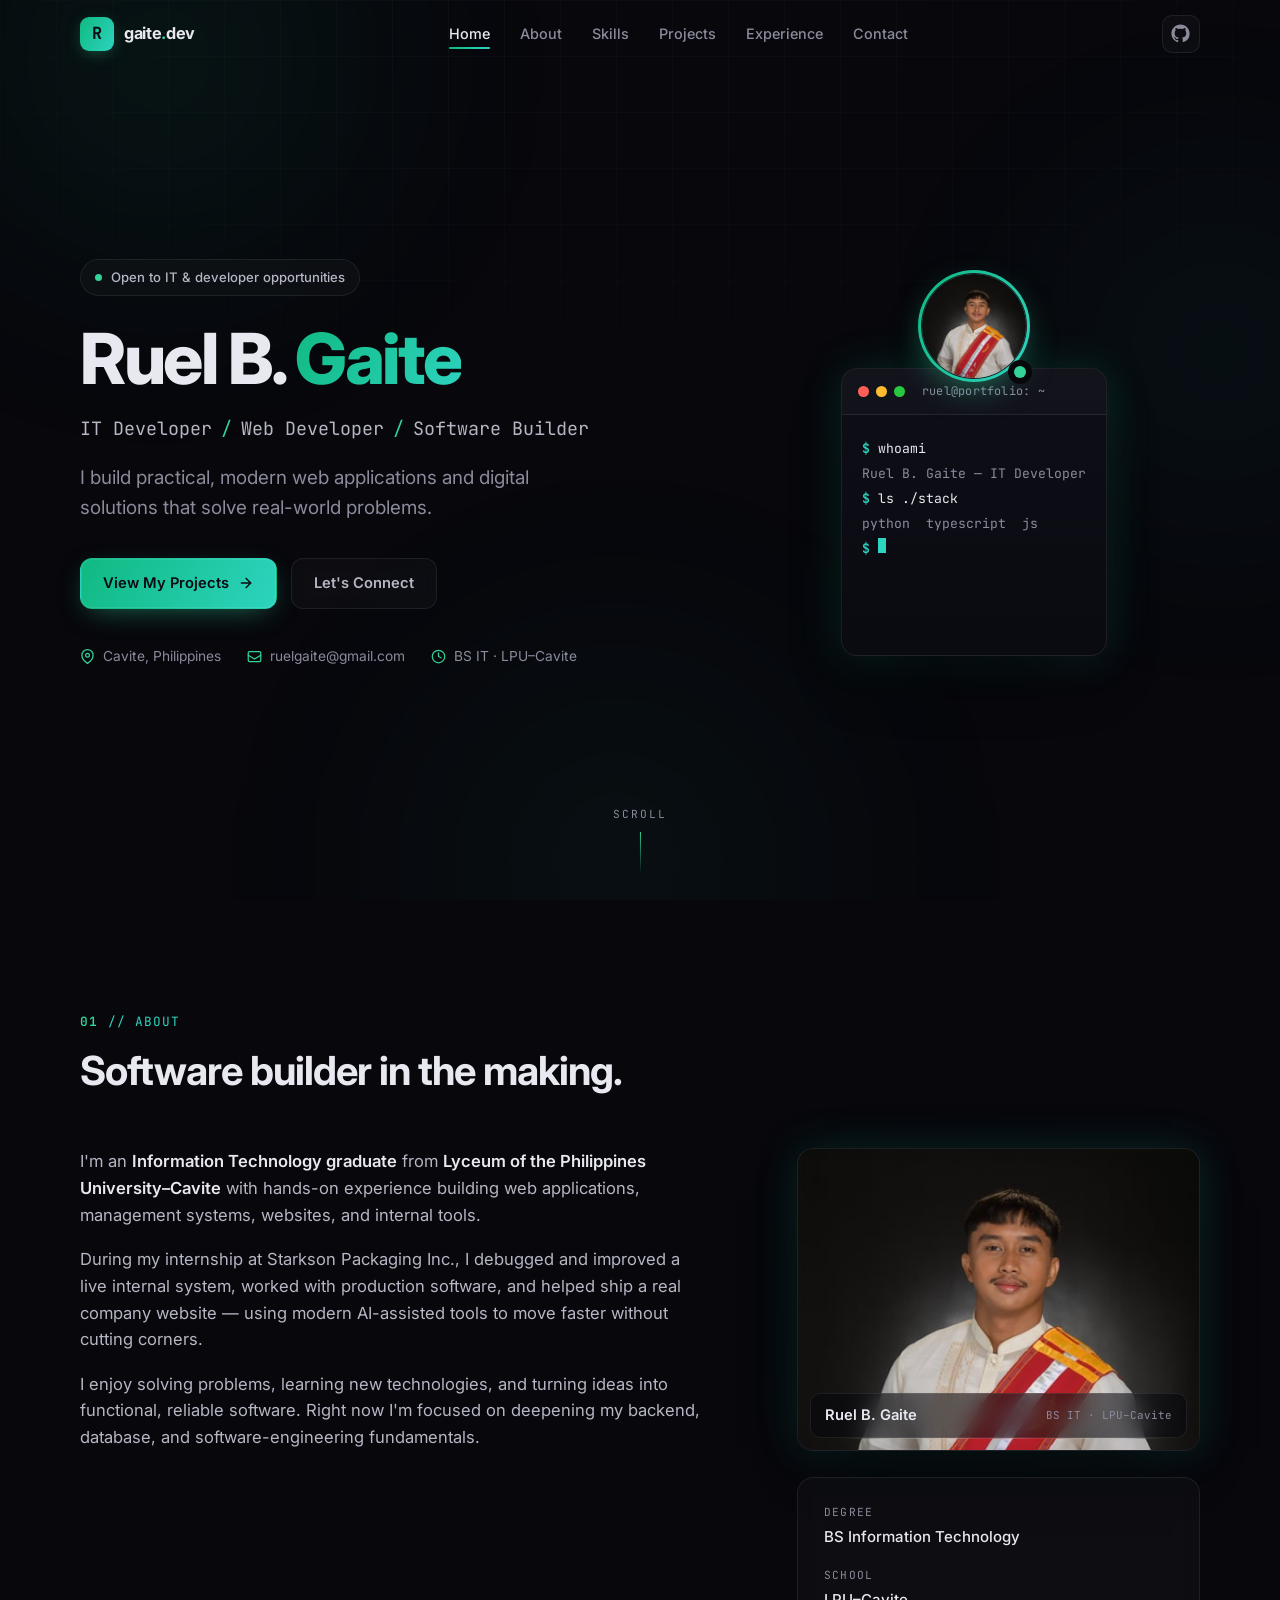
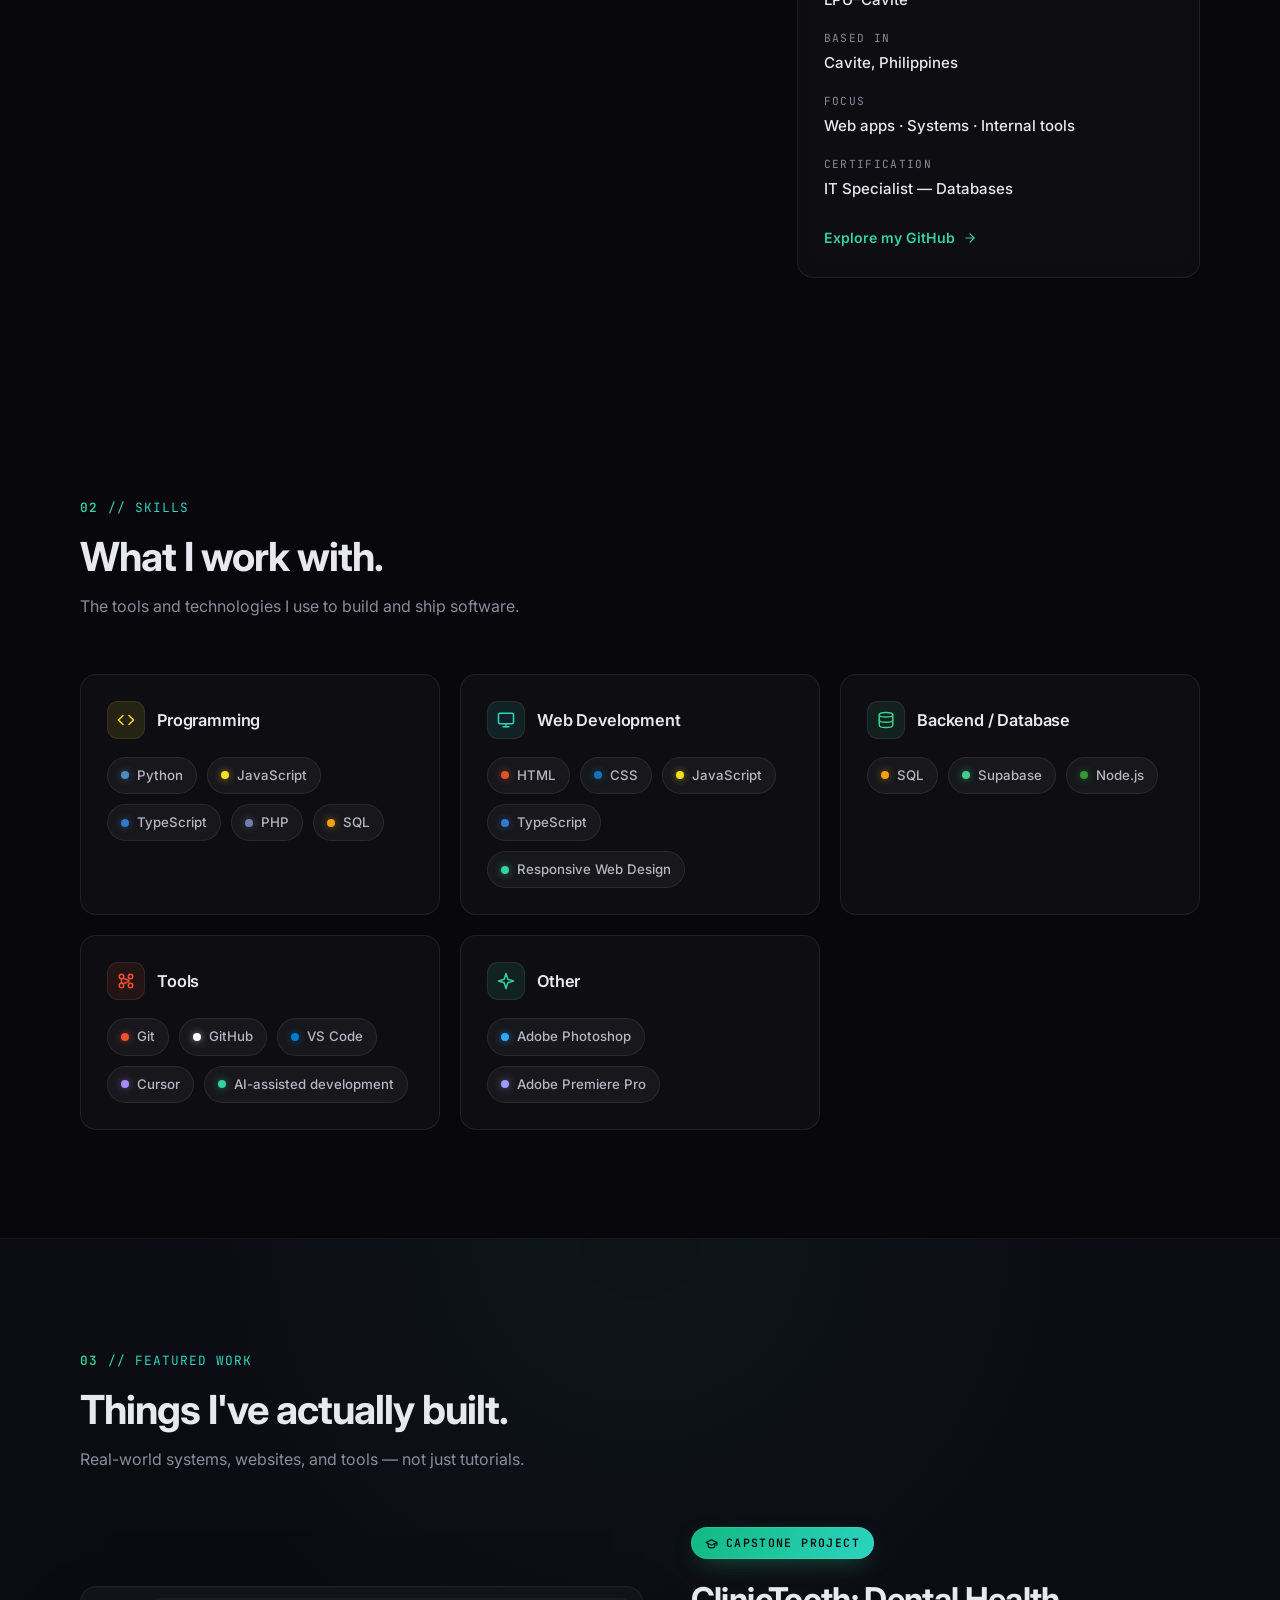
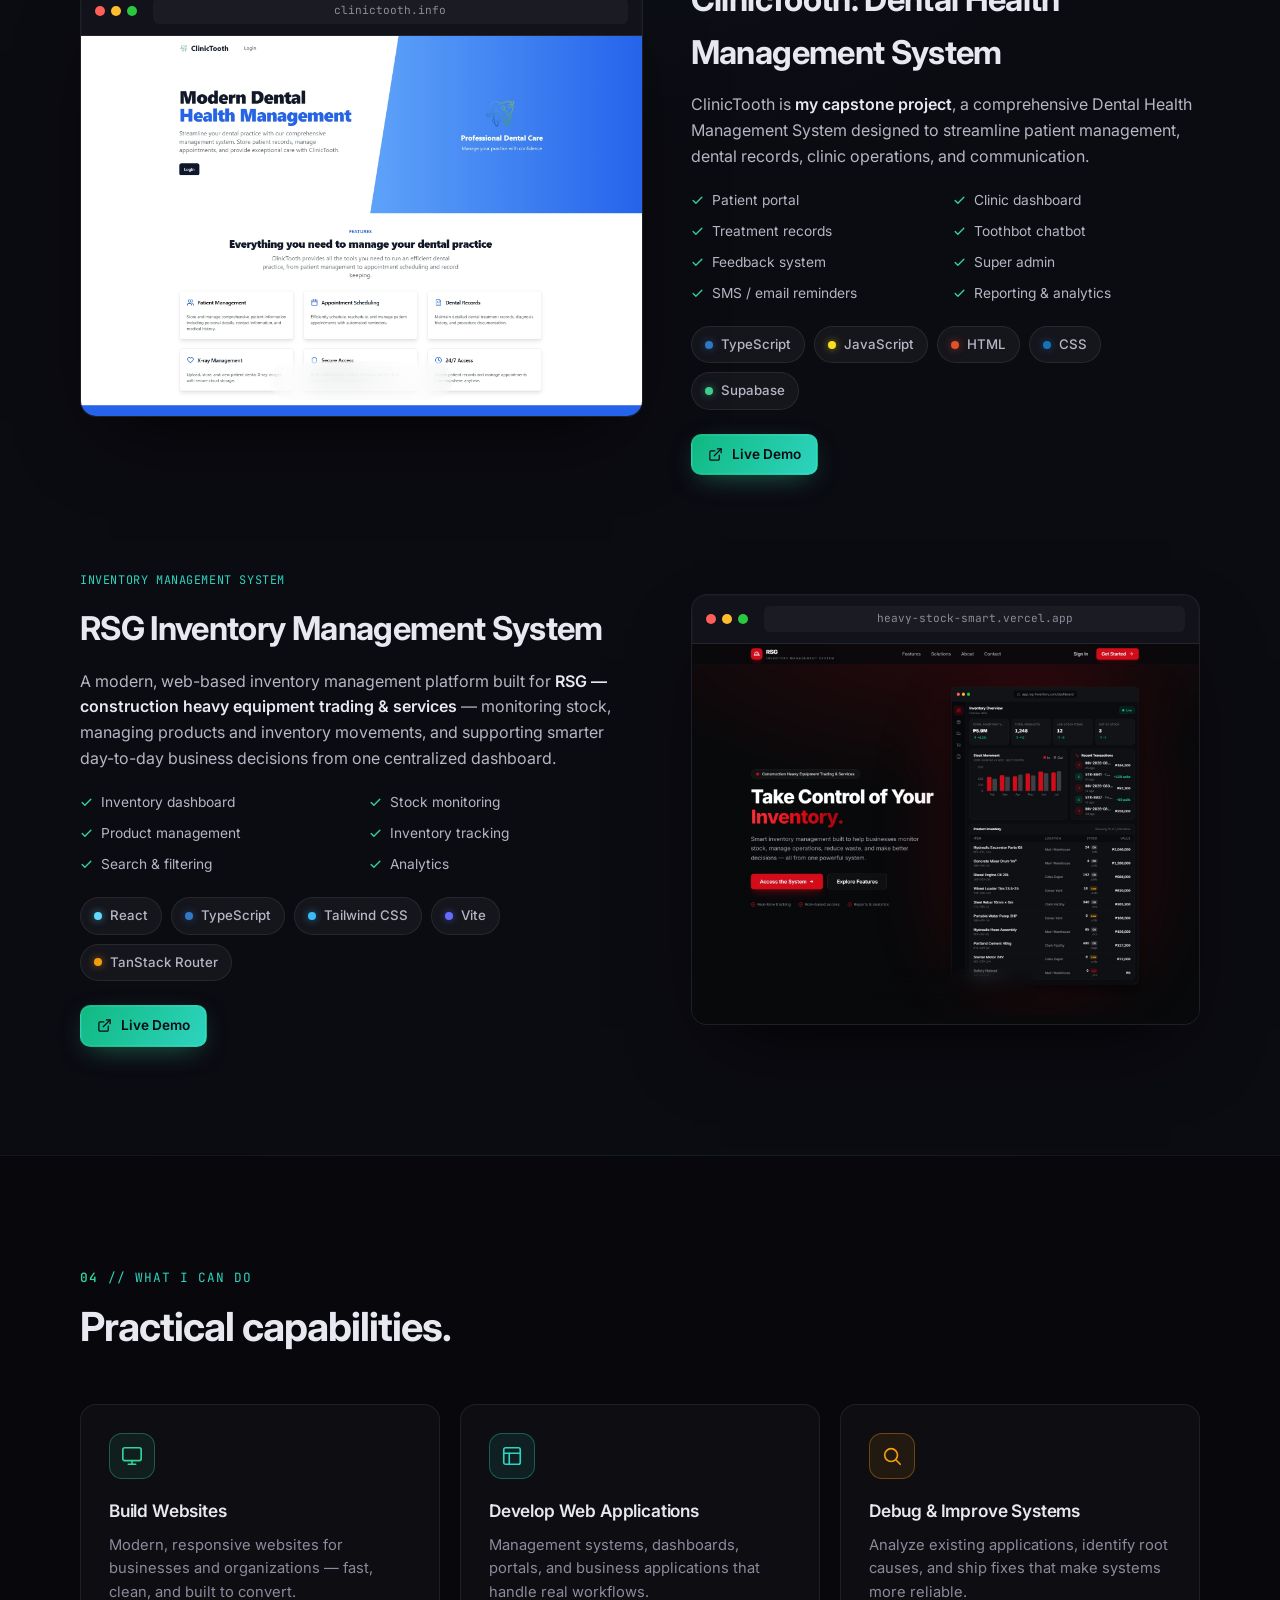
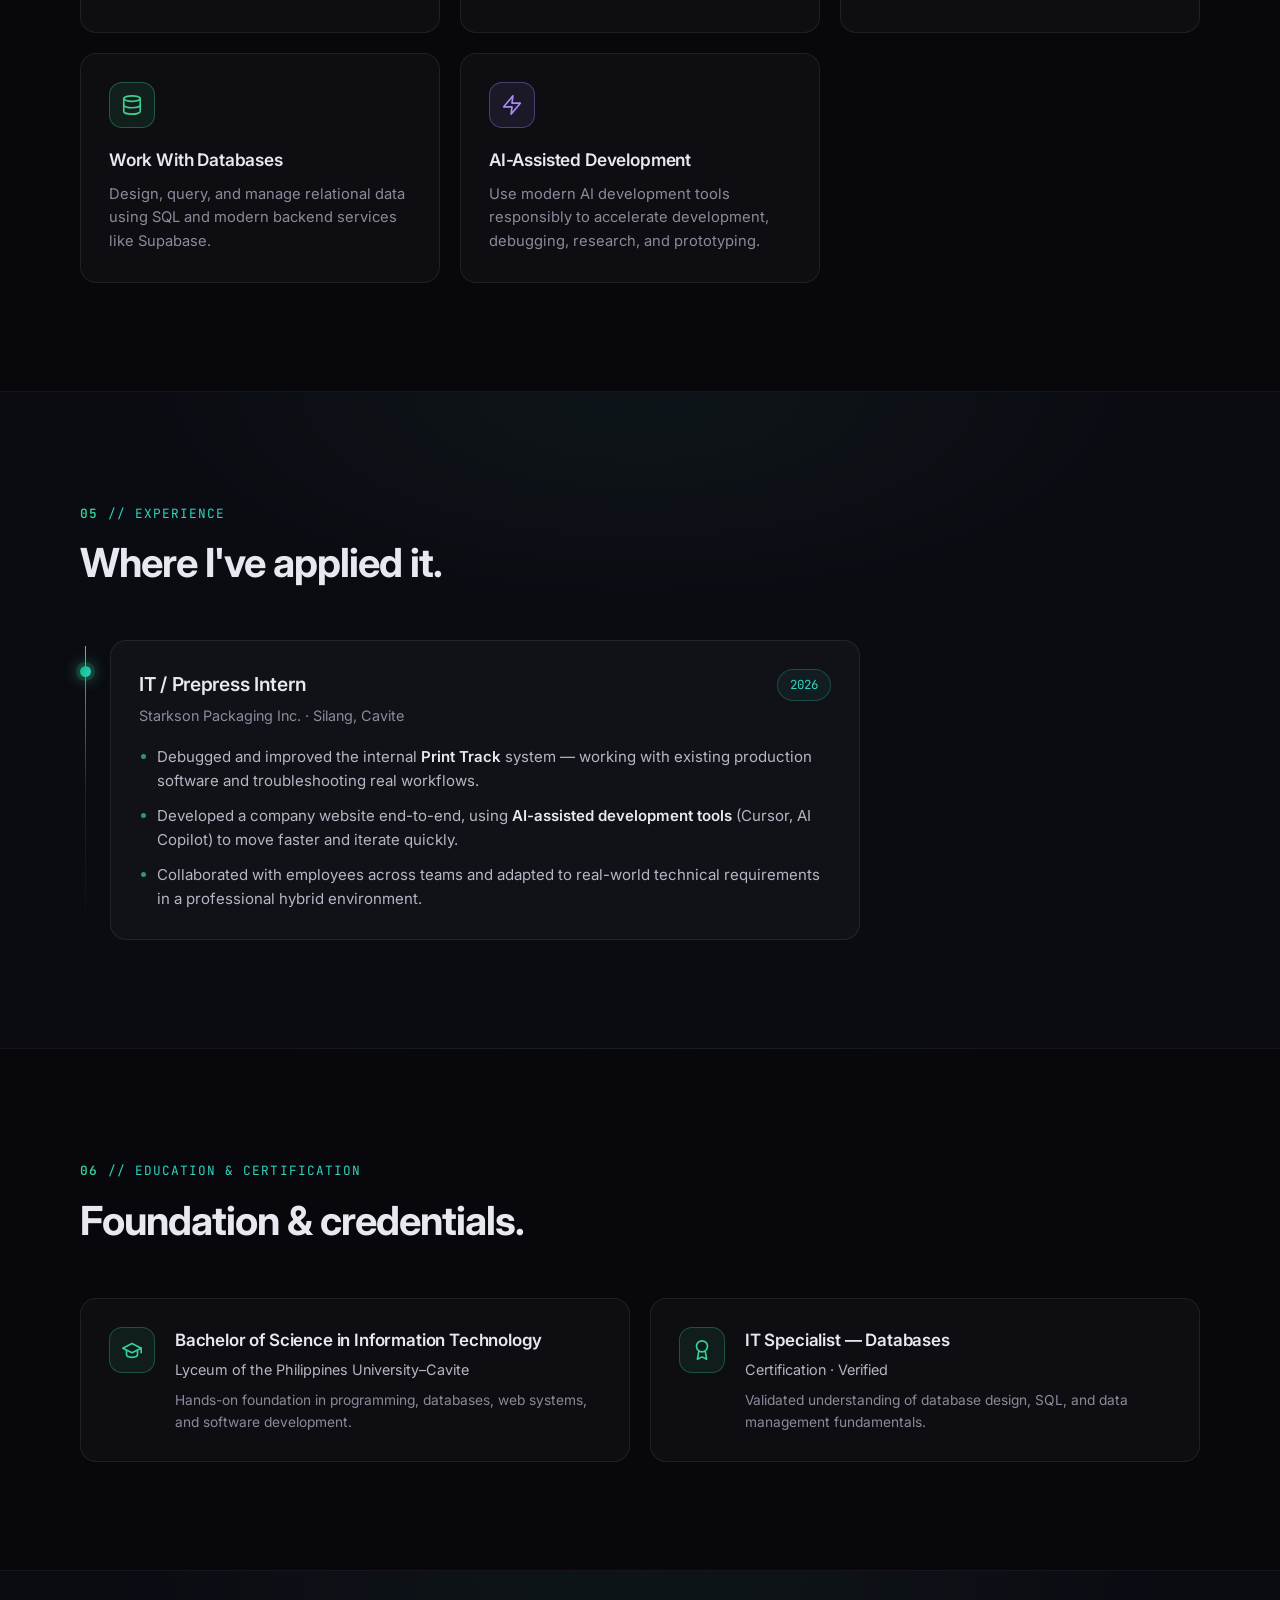
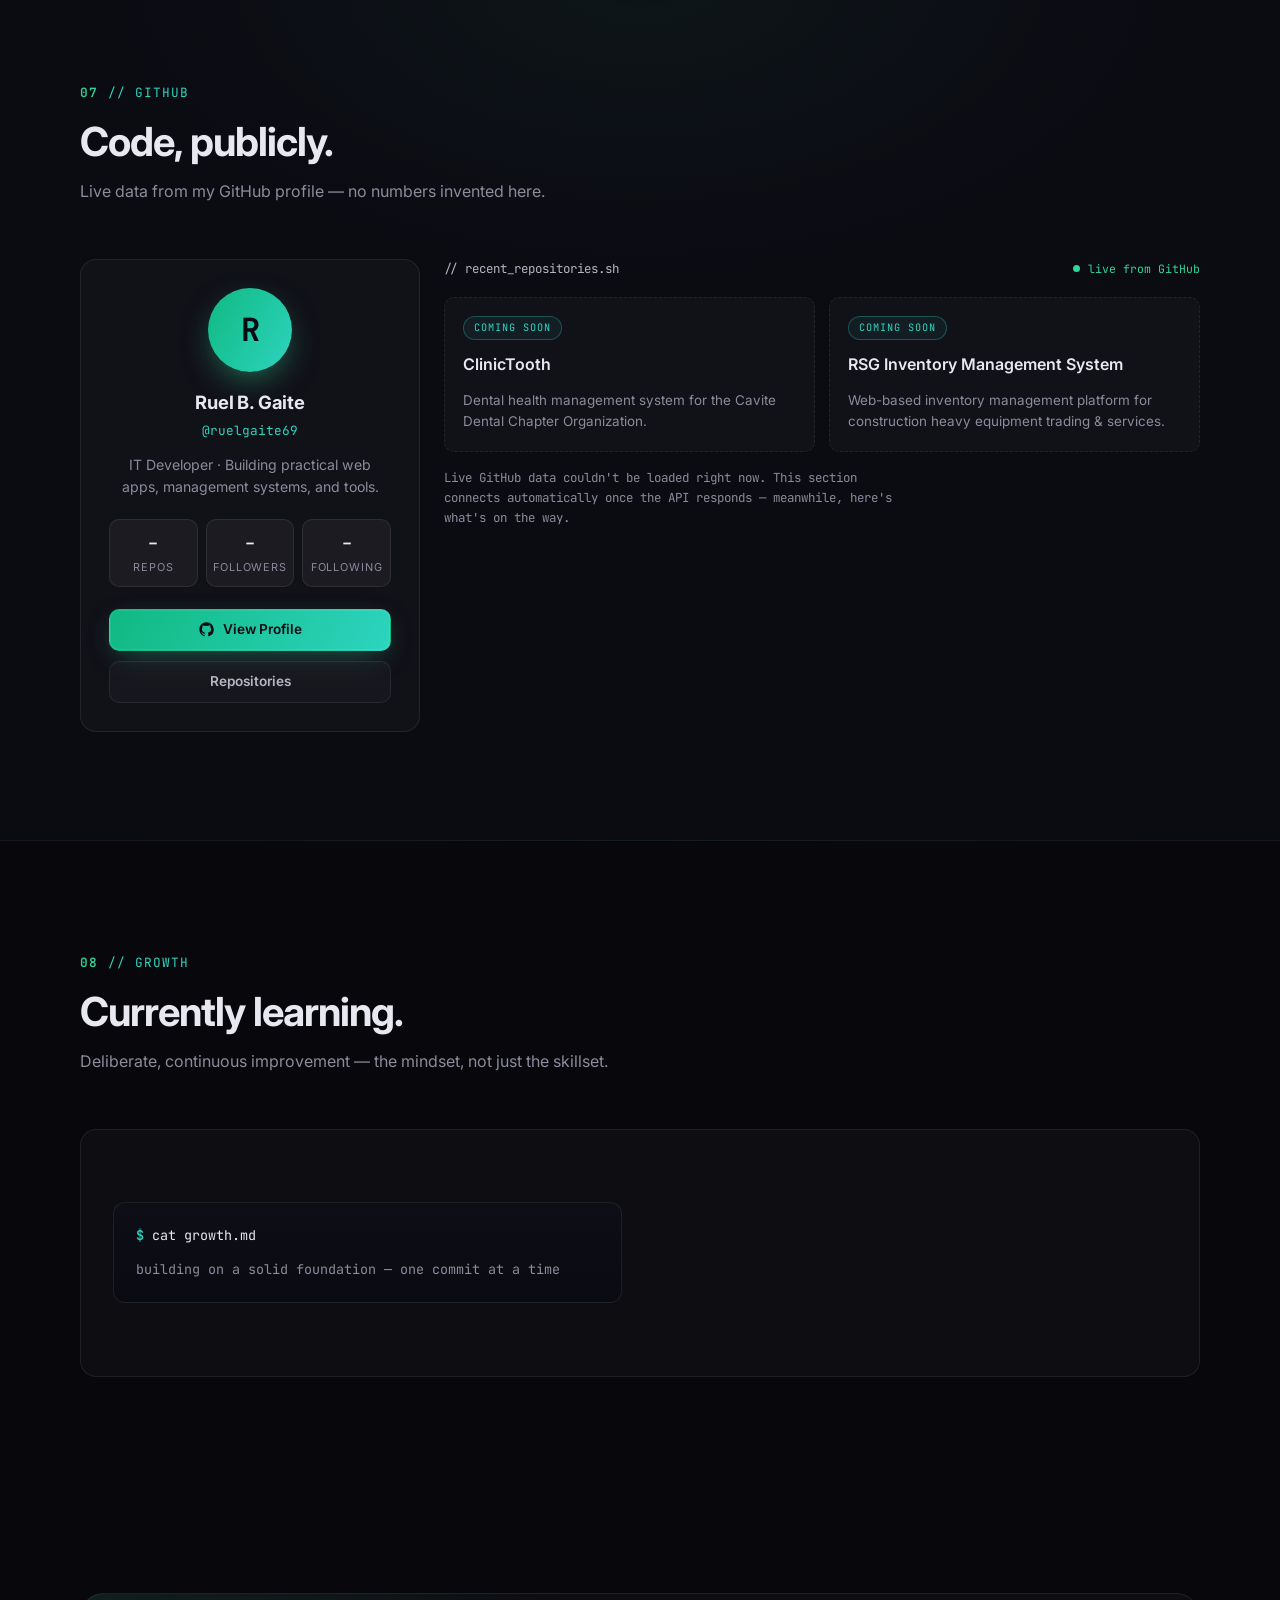
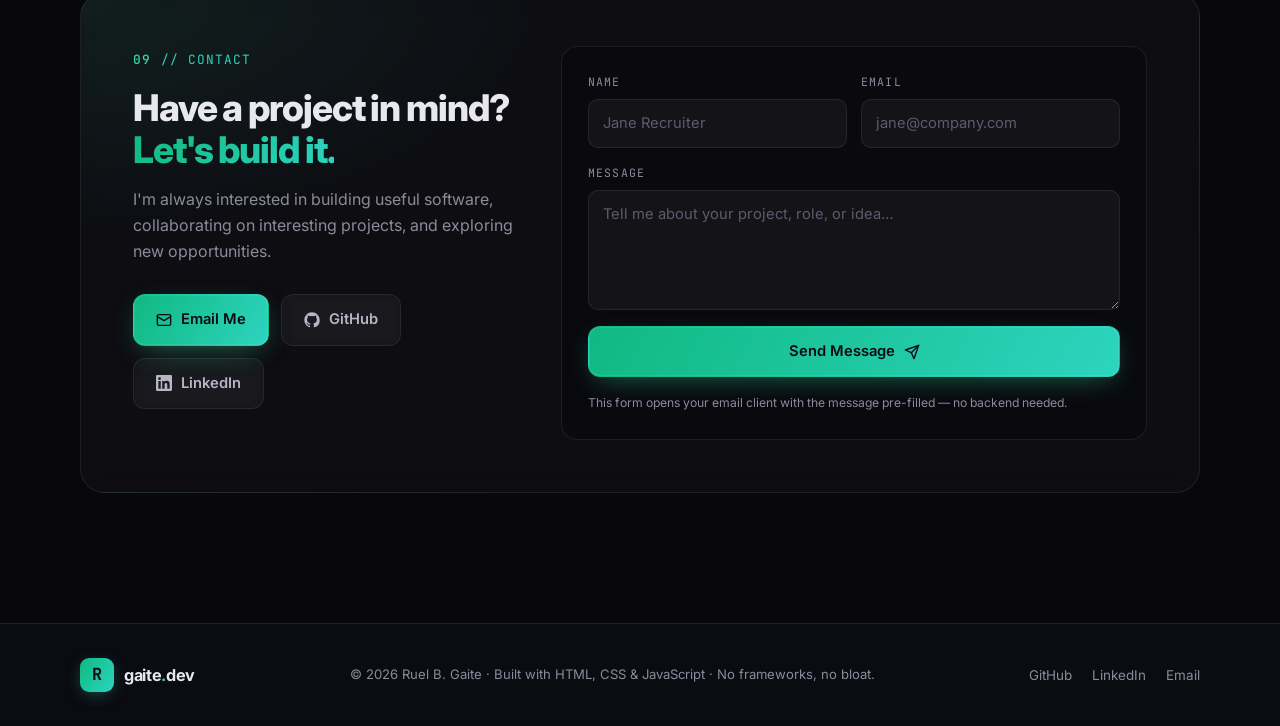
<file: index.html>
<!DOCTYPE html>
<html lang="en">
<head>
  <meta charset="UTF-8" />
  <meta name="viewport" content="width=device-width, initial-scale=1.0" />
  <title>Ruel B. Gaite — IT Developer | Web Developer | Software Builder</title>
  <meta name="description" content="Ruel B. Gaite — IT Developer, Web Developer and Software Builder from Cavite, Philippines. I build practical, modern web applications and digital solutions that solve real-world problems." />
  <meta name="author" content="Ruel B. Gaite" />
  <meta name="theme-color" content="#07070c" />

  <!-- Open Graph -->
  <meta property="og:title" content="Ruel B. Gaite — IT Developer | Web Developer | Software Builder" />
  <meta property="og:description" content="I build practical, modern web applications and digital solutions that solve real-world problems." />
  <meta property="og:type" content="website" />
  <meta property="og:url" content="https://github.com/ruelgaite69" />

  <link rel="icon" href="data:image/svg+xml,%3Csvg xmlns='http://www.w3.org/2000/svg' viewBox='0 0 64 64'%3E%3Cdefs%3E%3ClinearGradient id='g' x1='0' y1='0' x2='1' y2='1'%3E%3Cstop offset='0' stop-color='%2334d399'/%3E%3Cstop offset='1' stop-color='%232dd4bf'/%3E%3C/linearGradient%3E%3C/defs%3E%3Crect width='64' height='64' rx='14' fill='%230b0b12'/%3E%3Ctext x='32' y='43' font-family='monospace' font-size='30' font-weight='700' fill='url(%23g)' text-anchor='middle'%3ER%3C/text%3E%3C/svg%3E" />

  <!-- Fonts -->
  <link rel="preconnect" href="https://fonts.googleapis.com" />
  <link rel="preconnect" href="https://fonts.gstatic.com" crossorigin />
  <link href="https://fonts.googleapis.com/css2?family=Inter:wght@400;500;600;700;800&family=JetBrains+Mono:wght@400;500;600&display=swap" rel="stylesheet" />

  <link rel="stylesheet" href="assets/css/styles.css" />
</head>
<body>
  <a class="skip-link" href="#main">Skip to content</a>

  <!-- Ambient background -->
  <div class="bg" aria-hidden="true">
    <div class="bg-grid"></div>
    <div class="bg-glow bg-glow-a"></div>
    <div class="bg-glow bg-glow-b"></div>
    <div class="bg-glow bg-glow-c"></div>
  </div>

  <!-- ===================== NAV ===================== -->
  <header class="nav" id="nav">
    <nav class="nav-inner" aria-label="Primary">
      <a class="logo" href="#home" aria-label="Ruel Gaite — home">
        <span class="logo-mark" aria-hidden="true">R</span>
        <span class="logo-text">gaite<span class="logo-dot">.</span>dev</span>
      </a>

      <ul class="nav-links" id="navLinks">
        <li><a href="#home" class="nav-link is-active">Home</a></li>
        <li><a href="#about" class="nav-link">About</a></li>
        <li><a href="#skills" class="nav-link">Skills</a></li>
        <li><a href="#projects" class="nav-link">Projects</a></li>
        <li><a href="#experience" class="nav-link">Experience</a></li>
        <li><a href="#contact" class="nav-link">Contact</a></li>
        <li class="nav-mobile-extra">
          <a class="btn btn-primary btn-sm" href="#contact">Let's Connect</a>
        </li>
      </ul>

      <div class="nav-right">
        <a class="nav-github" href="https://github.com/ruelgaite69" target="_blank" rel="noopener" aria-label="GitHub profile">
          <svg viewBox="0 0 24 24" width="19" height="19" fill="currentColor" aria-hidden="true"><path d="M12 .5C5.65.5.5 5.65.5 12c0 5.08 3.29 9.39 7.86 10.91.58.11.79-.25.79-.56 0-.28-.01-1.02-.02-2-3.2.7-3.88-1.54-3.88-1.54-.52-1.33-1.28-1.68-1.28-1.68-1.04-.71.08-.7.08-.7 1.15.08 1.76 1.18 1.76 1.18 1.03 1.75 2.69 1.25 3.34.95.1-.74.4-1.25.72-1.54-2.55-.29-5.24-1.28-5.24-5.68 0-1.26.45-2.28 1.18-3.09-.12-.29-.51-1.46.11-3.05 0 0 .96-.31 3.15 1.18a10.9 10.9 0 0 1 5.74 0c2.19-1.49 3.15-1.18 3.15-1.18.62 1.59.23 2.76.11 3.05.73.81 1.18 1.83 1.18 3.09 0 4.41-2.69 5.38-5.25 5.67.41.35.77 1.05.77 2.12 0 1.53-.01 2.76-.01 3.14 0 .31.21.67.8.56A10.52 10.52 0 0 0 23.5 12C23.5 5.65 18.35.5 12 .5z"/></svg>
        </a>
        <button class="nav-burger" id="navBurger" aria-label="Toggle menu" aria-expanded="false" aria-controls="navLinks">
          <span></span><span></span><span></span>
        </button>
      </div>
    </nav>
  </header>

  <main id="main">
    <!-- ===================== HERO ===================== -->
    <section class="hero" id="home">
      <div class="hero-inner">
        <div class="hero-copy reveal">
          <span class="pill reveal-item">
            <span class="pill-dot" aria-hidden="true"></span>
            Open to IT &amp; developer opportunities
          </span>

          <h1 class="hero-name reveal-item">
            Ruel B. <span class="grad-text">Gaite</span>
          </h1>

          <p class="hero-role reveal-item">
            IT Developer&ensp;<span class="hero-sep" aria-hidden="true">/</span>&ensp;Web Developer&ensp;<span class="hero-sep" aria-hidden="true">/</span>&ensp;Software Builder
          </p>

          <p class="hero-tag reveal-item">
            I build practical, modern web applications and digital solutions that solve real-world problems.
          </p>

          <div class="hero-actions reveal-item">
            <a class="btn btn-primary" href="#projects">
              View My Projects
              <svg viewBox="0 0 24 24" width="16" height="16" fill="none" stroke="currentColor" stroke-width="2" stroke-linecap="round" stroke-linejoin="round" aria-hidden="true"><line x1="5" y1="12" x2="19" y2="12"/><polyline points="12 5 19 12 12 19"/></svg>
            </a>
            <a class="btn btn-ghost" href="#contact">Let's Connect</a>
          </div>

          <ul class="hero-meta reveal-item">
            <li>
              <svg viewBox="0 0 24 24" width="15" height="15" fill="none" stroke="currentColor" stroke-width="2" stroke-linecap="round" stroke-linejoin="round" aria-hidden="true"><path d="M21 10c0 7-9 13-9 13s-9-6-9-13a9 9 0 0 1 18 0z"/><circle cx="12" cy="10" r="3"/></svg>
              Cavite, Philippines
            </li>
            <li>
              <svg viewBox="0 0 24 24" width="15" height="15" fill="none" stroke="currentColor" stroke-width="2" stroke-linecap="round" stroke-linejoin="round" aria-hidden="true"><path d="M22 10 12 16 2 10"/><rect x="2" y="4" width="20" height="16" rx="2"/></svg>
              ruelgaite@gmail.com
            </li>
            <li>
              <svg viewBox="0 0 24 24" width="15" height="15" fill="none" stroke="currentColor" stroke-width="2" stroke-linecap="round" stroke-linejoin="round" aria-hidden="true"><circle cx="12" cy="12" r="10"/><polyline points="12 6 12 12 16 14"/></svg>
              BS IT &middot; LPU&ndash;Cavite
            </li>
          </ul>
        </div>

        <!-- Profile avatar + Terminal -->
        <div class="hero-visual reveal reveal-delay-2">
          <div class="hero-avatar">
            <div class="hero-avatar-ring">
              <div class="hero-avatar-placeholder" aria-hidden="true">R</div>
              <img
                class="hero-avatar-img"
                src="assets/img/graduation-photo.jpg"
                alt="Ruel B. Gaite — graduation photo"
                loading="lazy"
                onerror="this.classList.add('is-missing')"
              />
            </div>
            <span class="hero-avatar-status" aria-hidden="true"></span>
          </div>

          <div class="hero-terminal" aria-hidden="true">
            <div class="terminal">
              <div class="terminal-bar">
                <span class="t-dot t-red"></span>
                <span class="t-dot t-yellow"></span>
                <span class="t-dot t-green"></span>
                <span class="terminal-title">ruel@portfolio: ~</span>
              </div>
              <div class="terminal-body">
                <div class="terminal-lines" id="terminalLines">
                  <p class="t-line t-static"><span class="t-prompt">$</span> <span class="t-cmd">whoami</span></p>
                  <p class="t-line t-static"><span class="t-out">Ruel B. Gaite — IT Developer</span></p>
                </div>
                <p class="t-line t-caret-line"><span class="t-prompt">$</span> <span class="t-caret"></span></p>
              </div>
            </div>
          </div>
        </div>
      </div>

      <a class="scroll-hint" href="#about" aria-label="Scroll to About section">
        <span class="scroll-hint-text">scroll</span>
        <span class="scroll-hint-line" aria-hidden="true"></span>
      </a>
    </section>

    <!-- ===================== ABOUT ===================== -->
    <section class="section" id="about">
      <div class="container">
        <header class="section-head reveal">
          <span class="kicker"><span class="kicker-num">01</span> // about</span>
          <h2 class="section-title">Software builder in the making.</h2>
        </header>

        <div class="about-grid">
          <div class="about-copy reveal">
            <p>
              I'm an <strong>Information Technology graduate</strong> from
              <strong>Lyceum of the Philippines University&ndash;Cavite</strong> with hands-on experience
              building web applications, management systems, websites, and internal tools.
            </p>
            <p>
              During my internship at Starkson Packaging Inc., I debugged and improved a live internal
              system, worked with production software, and helped ship a real company website — using
              modern AI-assisted tools to move faster without cutting corners.
            </p>
            <p>
              I enjoy solving problems, learning new technologies, and turning ideas into functional,
              reliable software. Right now I'm focused on deepening my backend, database, and
              software-engineering fundamentals.
            </p>
          </div>

          <div class="about-side reveal">
            <!-- Profile photo — drop assets/img/graduation-photo.jpg to make it
                 appear. Until then, a gradient placeholder with the initial shows.
                 The photo is never stretched: it's cropped with object-fit: cover,
                 biased toward the upper part of the image so the face stays in frame. -->
            <figure class="profile-card reveal-item">
              <div class="profile-frame">
                <div class="profile-placeholder" aria-hidden="true">R</div>
                <img
                  class="profile-img"
                  src="assets/img/graduation-photo.jpg"
                  alt="Ruel B. Gaite — graduation photo, BS Information Technology, LPU–Cavite"
                  loading="lazy"
                  onerror="this.classList.add('is-missing')"
                />
                <figcaption class="profile-caption">
                  <span class="profile-name">Ruel B. Gaite</span>
                  <span class="profile-sub">BS IT &middot; LPU&ndash;Cavite</span>
                </figcaption>
              </div>
            </figure>

            <aside class="about-card reveal-item" aria-label="Quick facts">
              <ul class="facts">
                <li>
                  <span class="fact-label">Degree</span>
                  <span class="fact-value">BS Information Technology</span>
                </li>
                <li>
                  <span class="fact-label">School</span>
                  <span class="fact-value">LPU&ndash;Cavite</span>
                </li>
                <li>
                  <span class="fact-label">Based in</span>
                  <span class="fact-value">Cavite, Philippines</span>
                </li>
                <li>
                  <span class="fact-label">Focus</span>
                  <span class="fact-value">Web apps &middot; Systems &middot; Internal tools</span>
                </li>
                <li>
                  <span class="fact-label">Certification</span>
                  <span class="fact-value">IT Specialist &mdash; Databases</span>
                </li>
              </ul>
              <a class="about-cta" href="#github">
                Explore my GitHub
                <svg viewBox="0 0 24 24" width="14" height="14" fill="none" stroke="currentColor" stroke-width="2" stroke-linecap="round" stroke-linejoin="round" aria-hidden="true"><line x1="5" y1="12" x2="19" y2="12"/><polyline points="12 5 19 12 12 19"/></svg>
              </a>
            </aside>
          </div>
        </div>
      </div>
    </section>

    <!-- ===================== SKILLS ===================== -->
    <section class="section" id="skills">
      <div class="container">
        <header class="section-head reveal">
          <span class="kicker"><span class="kicker-num">02</span> // skills</span>
          <h2 class="section-title">What I work with.</h2>
          <p class="section-sub">The tools and technologies I use to build and ship software.</p>
        </header>

        <div class="skills-grid">
          <article class="skill-card reveal">
            <header class="skill-head">
              <span class="skill-icon" style="--ic:#f7df1e"><svg viewBox="0 0 24 24" width="18" height="18" fill="none" stroke="currentColor" stroke-width="2" stroke-linecap="round" stroke-linejoin="round" aria-hidden="true"><polyline points="16 18 22 12 16 6"/><polyline points="8 6 2 12 8 18"/></svg></span>
              <h3>Programming</h3>
            </header>
            <div class="skill-list">
              <span class="badge"><i class="dot" style="--c:#4b8bbe"></i>Python</span>
              <span class="badge"><i class="dot" style="--c:#f7df1e"></i>JavaScript</span>
              <span class="badge"><i class="dot" style="--c:#3178c6"></i>TypeScript</span>
              <span class="badge"><i class="dot" style="--c:#777bb4"></i>PHP</span>
              <span class="badge"><i class="dot" style="--c:#f59e0b"></i>SQL</span>
            </div>
          </article>

          <article class="skill-card reveal reveal-delay-1">
            <header class="skill-head">
              <span class="skill-icon" style="--ic:#2dd4bf"><svg viewBox="0 0 24 24" width="18" height="18" fill="none" stroke="currentColor" stroke-width="2" stroke-linecap="round" stroke-linejoin="round" aria-hidden="true"><rect x="2" y="3" width="20" height="14" rx="2"/><line x1="8" y1="21" x2="16" y2="21"/><line x1="12" y1="17" x2="12" y2="21"/></svg></span>
              <h3>Web Development</h3>
            </header>
            <div class="skill-list">
              <span class="badge"><i class="dot" style="--c:#e34f26"></i>HTML</span>
              <span class="badge"><i class="dot" style="--c:#1572b6"></i>CSS</span>
              <span class="badge"><i class="dot" style="--c:#f7df1e"></i>JavaScript</span>
              <span class="badge"><i class="dot" style="--c:#3178c6"></i>TypeScript</span>
              <span class="badge"><i class="dot" style="--c:#34d399"></i>Responsive Web Design</span>
            </div>
          </article>

          <article class="skill-card reveal reveal-delay-2">
            <header class="skill-head">
              <span class="skill-icon" style="--ic:#3ecf8e"><svg viewBox="0 0 24 24" width="18" height="18" fill="none" stroke="currentColor" stroke-width="2" stroke-linecap="round" stroke-linejoin="round" aria-hidden="true"><ellipse cx="12" cy="5" rx="9" ry="3"/><path d="M21 12c0 1.66-4 3-9 3s-9-1.34-9-3"/><path d="M3 5v14c0 1.66 4 3 9 3s9-1.34 9-3V5"/></svg></span>
              <h3>Backend / Database</h3>
            </header>
            <div class="skill-list">
              <span class="badge"><i class="dot" style="--c:#f59e0b"></i>SQL</span>
              <span class="badge"><i class="dot" style="--c:#3ecf8e"></i>Supabase</span>
              <span class="badge"><i class="dot" style="--c:#339933"></i>Node.js</span>
            </div>
          </article>

          <article class="skill-card reveal">
            <header class="skill-head">
              <span class="skill-icon" style="--ic:#f05032"><svg viewBox="0 0 24 24" width="18" height="18" fill="none" stroke="currentColor" stroke-width="2" stroke-linecap="round" stroke-linejoin="round" aria-hidden="true"><circle cx="6" cy="6" r="3"/><circle cx="6" cy="18" r="3"/><line x1="6" y1="9" x2="6" y2="15"/><path d="M9 9c3 0 4 2 7 2"/><path d="M9 15c3 0 4-2 7-2"/><circle cx="18" cy="6" r="3"/><circle cx="18" cy="18" r="3"/></svg></span>
              <h3>Tools</h3>
            </header>
            <div class="skill-list">
              <span class="badge"><i class="dot" style="--c:#f05032"></i>Git</span>
              <span class="badge"><i class="dot" style="--c:#ffffff"></i>GitHub</span>
              <span class="badge"><i class="dot" style="--c:#007acc"></i>VS Code</span>
              <span class="badge"><i class="dot" style="--c:#a78bfa"></i>Cursor</span>
              <span class="badge"><i class="dot" style="--c:#34d399"></i>AI-assisted development</span>
            </div>
          </article>

          <article class="skill-card reveal reveal-delay-1">
            <header class="skill-head">
              <span class="skill-icon" style="--ic:#34d399"><svg viewBox="0 0 24 24" width="18" height="18" fill="none" stroke="currentColor" stroke-width="2" stroke-linecap="round" stroke-linejoin="round" aria-hidden="true"><path d="M12 2l2.4 7.6L22 12l-7.6 2.4L12 22l-2.4-7.6L2 12l7.6-2.4z"/></svg></span>
              <h3>Other</h3>
            </header>
            <div class="skill-list">
              <span class="badge"><i class="dot" style="--c:#31a8ff"></i>Adobe Photoshop</span>
              <span class="badge"><i class="dot" style="--c:#9999ff"></i>Adobe Premiere Pro</span>
            </div>
          </article>
        </div>
      </div>
    </section>

    <!-- ===================== PROJECTS ===================== -->
    <section class="section section-alt" id="projects">
      <div class="container">
        <header class="section-head reveal">
          <span class="kicker"><span class="kicker-num">03</span> // featured work</span>
          <h2 class="section-title">Things I've actually built.</h2>
          <p class="section-sub">Real-world systems, websites, and tools — not just tutorials.</p>
        </header>

        <!-- Project 1: ClinicTooth (Capstone Project)
             The card shows ONE primary screenshot; all other screenshots open in
             the lightbox. List every screenshot in data-shots (comma-separated,
             first = primary). See assets/img/README.md.
             Live demo: https://clinictooth.info -->
        <article class="project reveal" data-project="clinictooth" data-capstone>
          <div class="project-media" data-tilt>
            <figure class="browser">
              <div class="browser-bar">
                <span class="b-dot b-red"></span><span class="b-dot b-yellow"></span><span class="b-dot b-green"></span>
                <span class="browser-url">clinictooth.info</span>
              </div>
              <div class="browser-body" data-shots="assets/img/clinictooth/Front%20page.png,assets/img/clinictooth/1.jpeg,assets/img/clinictooth/2.jpeg,assets/img/clinictooth/3.jpeg,assets/img/clinictooth/4.png">
                <img class="shot-main" src="assets/img/clinictooth/Front%20page.png" alt="ClinicTooth — front page / landing page" loading="lazy" onerror="this.classList.add('is-missing')" />
                <div class="shot-empty" aria-hidden="true">
                  <span class="shot-empty-tag">screenshot slot ready</span>
                  <p class="shot-empty-hint">Drop your front page screenshot as <code>assets/img/clinictooth/Front%20page.png</code></p>
                </div>
                <button class="shot-expand" type="button" aria-label="View ClinicTooth screenshots">
                  <svg viewBox="0 0 24 24" width="13" height="13" fill="none" stroke="currentColor" stroke-width="2" stroke-linecap="round" stroke-linejoin="round" aria-hidden="true"><path d="M15 3h6v6"/><path d="M9 21H3v-6"/><path d="M21 3l-7 7"/><path d="M3 21l7-7"/></svg>
                  View screenshots
                </button>
              </div>
            </figure>
          </div>

          <div class="project-body">
            <span class="capstone-badge">
              <svg viewBox="0 0 24 24" width="13" height="13" fill="none" stroke="currentColor" stroke-width="2" stroke-linecap="round" stroke-linejoin="round" aria-hidden="true"><path d="M22 10 12 5 2 10l10 5 10-5z"/><path d="M6 12.5V17c0 1.66 2.69 3 6 3s6-1.34 6-3v-4.5"/><line x1="22" y1="10" x2="22" y2="15"/></svg>
              Capstone Project
            </span>
            <h3 class="project-title">ClinicTooth: Dental Health Management System</h3>
            <p class="project-desc">
              ClinicTooth is <strong>my capstone project</strong>, a comprehensive Dental Health
              Management System designed to streamline patient management, dental records, clinic
              operations, and communication.
            </p>
            <ul class="project-features">
              <li><svg viewBox="0 0 24 24" width="13" height="13" fill="none" stroke="currentColor" stroke-width="2.5" stroke-linecap="round" stroke-linejoin="round" aria-hidden="true"><polyline points="20 6 9 17 4 12"/></svg>Patient portal</li>
              <li><svg viewBox="0 0 24 24" width="13" height="13" fill="none" stroke="currentColor" stroke-width="2.5" stroke-linecap="round" stroke-linejoin="round" aria-hidden="true"><polyline points="20 6 9 17 4 12"/></svg>Clinic dashboard</li>
              <li><svg viewBox="0 0 24 24" width="13" height="13" fill="none" stroke="currentColor" stroke-width="2.5" stroke-linecap="round" stroke-linejoin="round" aria-hidden="true"><polyline points="20 6 9 17 4 12"/></svg>Treatment records</li>
              <li><svg viewBox="0 0 24 24" width="13" height="13" fill="none" stroke="currentColor" stroke-width="2.5" stroke-linecap="round" stroke-linejoin="round" aria-hidden="true"><polyline points="20 6 9 17 4 12"/></svg>Toothbot chatbot</li>
              <li><svg viewBox="0 0 24 24" width="13" height="13" fill="none" stroke="currentColor" stroke-width="2.5" stroke-linecap="round" stroke-linejoin="round" aria-hidden="true"><polyline points="20 6 9 17 4 12"/></svg>Feedback system</li>
              <li><svg viewBox="0 0 24 24" width="13" height="13" fill="none" stroke="currentColor" stroke-width="2.5" stroke-linecap="round" stroke-linejoin="round" aria-hidden="true"><polyline points="20 6 9 17 4 12"/></svg>Super admin</li>
              <li><svg viewBox="0 0 24 24" width="13" height="13" fill="none" stroke="currentColor" stroke-width="2.5" stroke-linecap="round" stroke-linejoin="round" aria-hidden="true"><polyline points="20 6 9 17 4 12"/></svg>SMS / email reminders</li>
              <li><svg viewBox="0 0 24 24" width="13" height="13" fill="none" stroke="currentColor" stroke-width="2.5" stroke-linecap="round" stroke-linejoin="round" aria-hidden="true"><polyline points="20 6 9 17 4 12"/></svg>Reporting &amp; analytics</li>
            </ul>
            <div class="project-tech">
              <span class="badge"><i class="dot" style="--c:#3178c6"></i>TypeScript</span>
              <span class="badge"><i class="dot" style="--c:#f7df1e"></i>JavaScript</span>
              <span class="badge"><i class="dot" style="--c:#e34f26"></i>HTML</span>
              <span class="badge"><i class="dot" style="--c:#1572b6"></i>CSS</span>
              <span class="badge"><i class="dot" style="--c:#3ecf8e"></i>Supabase</span>
            </div>
            <div class="project-actions">
              <a class="btn btn-primary btn-sm" href="https://clinictooth.info" target="_blank" rel="noopener">
                <svg viewBox="0 0 24 24" width="15" height="15" fill="none" stroke="currentColor" stroke-width="2" stroke-linecap="round" stroke-linejoin="round" aria-hidden="true"><path d="M18 13v6a2 2 0 0 1-2 2H5a2 2 0 0 1-2-2V8a2 2 0 0 1 2-2h6"/><polyline points="15 3 21 3 21 9"/><line x1="10" y1="14" x2="21" y2="3"/></svg>
                Live Demo
              </a>
            </div>
          </div>
        </article>

        <!-- Project 2: RSG Inventory Management System
             The card shows ONE primary screenshot; all other screenshots open in
             the lightbox. List every screenshot in data-shots (comma-separated,
             first = primary). See assets/img/README.md.
             Live demo: https://heavy-stock-smart.vercel.app -->
        <article class="project project-reverse reveal" data-project="rsg">
          <div class="project-media" data-tilt>
            <figure class="browser">
              <div class="browser-bar">
                <span class="b-dot b-red"></span><span class="b-dot b-yellow"></span><span class="b-dot b-green"></span>
                <span class="browser-url">heavy-stock-smart.vercel.app</span>
              </div>
              <div class="browser-body" data-shots="assets/img/rsg/1.jpeg,assets/img/rsg/2.jpeg,assets/img/rsg/3.jpeg,assets/img/rsg/4.jpeg">
                <img class="shot-main" src="assets/img/rsg/1.jpeg" alt="RSG Inventory Management System — dashboard" loading="lazy" onerror="this.classList.add('is-missing')" />
                <div class="shot-empty" aria-hidden="true">
                  <span class="shot-empty-tag">screenshot slot ready</span>
                  <p class="shot-empty-hint">Drop your dashboard screenshot as <code>assets/img/rsg/1.jpeg</code></p>
                </div>
                <button class="shot-expand" type="button" aria-label="View RSG screenshots">
                  <svg viewBox="0 0 24 24" width="13" height="13" fill="none" stroke="currentColor" stroke-width="2" stroke-linecap="round" stroke-linejoin="round" aria-hidden="true"><path d="M15 3h6v6"/><path d="M9 21H3v-6"/><path d="M21 3l-7 7"/><path d="M3 21l7-7"/></svg>
                  View screenshots
                </button>
              </div>
            </figure>
          </div>

          <div class="project-body">
            <span class="project-tag">Inventory Management System</span>
            <h3 class="project-title">RSG Inventory Management System</h3>
            <p class="project-desc">
              A modern, web-based inventory management platform built for
              <strong>RSG — construction heavy equipment trading &amp; services</strong> — monitoring stock,
              managing products and inventory movements, and supporting smarter day-to-day business decisions
              from one centralized dashboard.
            </p>
            <ul class="project-features">
              <li><svg viewBox="0 0 24 24" width="13" height="13" fill="none" stroke="currentColor" stroke-width="2.5" stroke-linecap="round" stroke-linejoin="round" aria-hidden="true"><polyline points="20 6 9 17 4 12"/></svg>Inventory dashboard</li>
              <li><svg viewBox="0 0 24 24" width="13" height="13" fill="none" stroke="currentColor" stroke-width="2.5" stroke-linecap="round" stroke-linejoin="round" aria-hidden="true"><polyline points="20 6 9 17 4 12"/></svg>Stock monitoring</li>
              <li><svg viewBox="0 0 24 24" width="13" height="13" fill="none" stroke="currentColor" stroke-width="2.5" stroke-linecap="round" stroke-linejoin="round" aria-hidden="true"><polyline points="20 6 9 17 4 12"/></svg>Product management</li>
              <li><svg viewBox="0 0 24 24" width="13" height="13" fill="none" stroke="currentColor" stroke-width="2.5" stroke-linecap="round" stroke-linejoin="round" aria-hidden="true"><polyline points="20 6 9 17 4 12"/></svg>Inventory tracking</li>
              <li><svg viewBox="0 0 24 24" width="13" height="13" fill="none" stroke="currentColor" stroke-width="2.5" stroke-linecap="round" stroke-linejoin="round" aria-hidden="true"><polyline points="20 6 9 17 4 12"/></svg>Search &amp; filtering</li>
              <li><svg viewBox="0 0 24 24" width="13" height="13" fill="none" stroke="currentColor" stroke-width="2.5" stroke-linecap="round" stroke-linejoin="round" aria-hidden="true"><polyline points="20 6 9 17 4 12"/></svg>Analytics</li>
            </ul>
            <div class="project-tech">
              <span class="badge"><i class="dot" style="--c:#61dafb"></i>React</span>
              <span class="badge"><i class="dot" style="--c:#3178c6"></i>TypeScript</span>
              <span class="badge"><i class="dot" style="--c:#38bdf8"></i>Tailwind CSS</span>
              <span class="badge"><i class="dot" style="--c:#646cff"></i>Vite</span>
              <span class="badge"><i class="dot" style="--c:#f59e0b"></i>TanStack Router</span>
            </div>
            <div class="project-actions">
              <a class="btn btn-primary btn-sm" href="https://heavy-stock-smart.vercel.app/" target="_blank" rel="noopener">
                <svg viewBox="0 0 24 24" width="15" height="15" fill="none" stroke="currentColor" stroke-width="2" stroke-linecap="round" stroke-linejoin="round" aria-hidden="true"><path d="M18 13v6a2 2 0 0 1-2 2H5a2 2 0 0 1-2-2V8a2 2 0 0 1 2-2h6"/><polyline points="15 3 21 3 21 9"/><line x1="10" y1="14" x2="21" y2="3"/></svg>
                Live Demo
              </a>
            </div>
          </div>
        </article>
      </div>
    </section>

    <!-- ===================== WHAT I CAN DO ===================== -->
    <section class="section" id="capabilities">
      <div class="container">
        <header class="section-head reveal">
          <span class="kicker"><span class="kicker-num">04</span> // what I can do</span>
          <h2 class="section-title">Practical capabilities.</h2>
        </header>

        <div class="caps-grid">
          <article class="cap-card reveal">
            <span class="cap-icon" style="--ic:#34d399"><svg viewBox="0 0 24 24" width="22" height="22" fill="none" stroke="currentColor" stroke-width="1.8" stroke-linecap="round" stroke-linejoin="round" aria-hidden="true"><rect x="2" y="3" width="20" height="14" rx="2"/><line x1="8" y1="21" x2="16" y2="21"/><line x1="12" y1="17" x2="12" y2="21"/></svg></span>
            <h3>Build Websites</h3>
            <p>Modern, responsive websites for businesses and organizations — fast, clean, and built to convert.</p>
          </article>
          <article class="cap-card reveal reveal-delay-1">
            <span class="cap-icon" style="--ic:#2dd4bf"><svg viewBox="0 0 24 24" width="22" height="22" fill="none" stroke="currentColor" stroke-width="1.8" stroke-linecap="round" stroke-linejoin="round" aria-hidden="true"><rect x="3" y="3" width="18" height="18" rx="2"/><line x1="3" y1="9" x2="21" y2="9"/><line x1="9" y1="21" x2="9" y2="9"/></svg></span>
            <h3>Develop Web Applications</h3>
            <p>Management systems, dashboards, portals, and business applications that handle real workflows.</p>
          </article>
          <article class="cap-card reveal reveal-delay-2">
            <span class="cap-icon" style="--ic:#f59e0b"><svg viewBox="0 0 24 24" width="22" height="22" fill="none" stroke="currentColor" stroke-width="1.8" stroke-linecap="round" stroke-linejoin="round" aria-hidden="true"><circle cx="11" cy="11" r="7"/><line x1="21" y1="21" x2="16.65" y2="16.65"/></svg></span>
            <h3>Debug &amp; Improve Systems</h3>
            <p>Analyze existing applications, identify root causes, and ship fixes that make systems more reliable.</p>
          </article>
          <article class="cap-card reveal reveal-delay-3">
            <span class="cap-icon" style="--ic:#3ecf8e"><svg viewBox="0 0 24 24" width="22" height="22" fill="none" stroke="currentColor" stroke-width="1.8" stroke-linecap="round" stroke-linejoin="round" aria-hidden="true"><ellipse cx="12" cy="5" rx="9" ry="3"/><path d="M21 12c0 1.66-4 3-9 3s-9-1.34-9-3"/><path d="M3 5v14c0 1.66 4 3 9 3s9-1.34 9-3V5"/></svg></span>
            <h3>Work With Databases</h3>
            <p>Design, query, and manage relational data using SQL and modern backend services like Supabase.</p>
          </article>
          <article class="cap-card reveal reveal-delay-4">
            <span class="cap-icon" style="--ic:#a78bfa"><svg viewBox="0 0 24 24" width="22" height="22" fill="none" stroke="currentColor" stroke-width="1.8" stroke-linecap="round" stroke-linejoin="round" aria-hidden="true"><polygon points="13 2 3 14 12 14 11 22 21 10 12 10 13 2"/></svg></span>
            <h3>AI-Assisted Development</h3>
            <p>Use modern AI development tools responsibly to accelerate development, debugging, research, and prototyping.</p>
          </article>
        </div>
      </div>
    </section>

    <!-- ===================== EXPERIENCE ===================== -->
    <section class="section section-alt" id="experience">
      <div class="container">
        <header class="section-head reveal">
          <span class="kicker"><span class="kicker-num">05</span> // experience</span>
          <h2 class="section-title">Where I've applied it.</h2>
        </header>

        <ol class="timeline">
          <li class="timeline-item reveal">
            <span class="timeline-dot" aria-hidden="true"></span>
            <article class="timeline-card">
              <div class="timeline-head">
                <div>
                  <h3>IT / Prepress Intern</h3>
                  <p class="timeline-org">Starkson Packaging Inc. &middot; Silang, Cavite</p>
                </div>
                <span class="timeline-date">2026</span>
              </div>
              <ul class="timeline-list">
                <li>Debugged and improved the internal <strong>Print Track</strong> system — working with existing production software and troubleshooting real workflows.</li>
                <li>Developed a company website end-to-end, using <strong>AI-assisted development tools</strong> (Cursor, AI Copilot) to move faster and iterate quickly.</li>
                <li>Collaborated with employees across teams and adapted to real-world technical requirements in a professional hybrid environment.</li>
              </ul>
            </article>
          </li>
        </ol>
      </div>
    </section>

    <!-- ===================== EDUCATION & CERTIFICATION ===================== -->
    <section class="section" id="education">
      <div class="container">
        <header class="section-head reveal">
          <span class="kicker"><span class="kicker-num">06</span> // education &amp; certification</span>
          <h2 class="section-title">Foundation &amp; credentials.</h2>
        </header>

        <div class="edu-grid">
          <article class="edu-card reveal">
            <span class="edu-icon"><svg viewBox="0 0 24 24" width="22" height="22" fill="none" stroke="currentColor" stroke-width="1.8" stroke-linecap="round" stroke-linejoin="round" aria-hidden="true"><path d="M22 10 12 5 2 10l10 5 10-5z"/><path d="M6 12.5V17c0 1.66 2.69 3 6 3s6-1.34 6-3v-4.5"/><line x1="22" y1="10" x2="22" y2="15"/></svg></span>
            <div>
              <h3>Bachelor of Science in Information Technology</h3>
              <p class="edu-org">Lyceum of the Philippines University&ndash;Cavite</p>
              <p class="edu-note">Hands-on foundation in programming, databases, web systems, and software development.</p>
            </div>
          </article>

          <article class="edu-card cert-card reveal reveal-delay-1">
            <span class="edu-icon cert-icon"><svg viewBox="0 0 24 24" width="22" height="22" fill="none" stroke="currentColor" stroke-width="1.8" stroke-linecap="round" stroke-linejoin="round" aria-hidden="true"><circle cx="12" cy="8" r="6"/><polyline points="8.5 13.5 7 22 12 19.5 17 22 15.5 13.5"/></svg></span>
            <div>
              <h3>IT Specialist &mdash; Databases</h3>
              <p class="edu-org">Certification &middot; Verified</p>
              <p class="edu-note">Validated understanding of database design, SQL, and data management fundamentals.</p>
            </div>
          </article>
        </div>
      </div>
    </section>

    <!-- ===================== GITHUB ===================== -->
    <section class="section section-alt" id="github">
      <div class="container">
        <header class="section-head reveal">
          <span class="kicker"><span class="kicker-num">07</span> // github</span>
          <h2 class="section-title">Code, publicly.</h2>
          <p class="section-sub">Live data from my GitHub profile — no numbers invented here.</p>
        </header>

        <div class="github-grid reveal">
          <!-- Profile card -->
          <aside class="gh-profile">
            <div class="gh-avatar" id="ghAvatar">R</div>
            <h3 id="ghName">Ruel B. Gaite</h3>
            <p class="gh-handle" id="ghHandle">@ruelgaite69</p>
            <p class="gh-bio" id="ghBio">IT Developer &middot; Building practical web apps, management systems, and tools.</p>

            <div class="gh-stats" id="ghStats">
              <div class="gh-stat"><strong id="ghRepos">&ndash;</strong><span>Repos</span></div>
              <div class="gh-stat"><strong id="ghFollowers">&ndash;</strong><span>Followers</span></div>
              <div class="gh-stat"><strong id="ghFollowing">&ndash;</strong><span>Following</span></div>
            </div>

            <div class="gh-cta">
              <a class="btn btn-primary btn-sm" href="https://github.com/ruelgaite69" target="_blank" rel="noopener">
                <svg viewBox="0 0 24 24" width="15" height="15" fill="currentColor" aria-hidden="true"><path d="M12 .5C5.65.5.5 5.65.5 12c0 5.08 3.29 9.39 7.86 10.91.58.11.79-.25.79-.56 0-.28-.01-1.02-.02-2-3.2.7-3.88-1.54-3.88-1.54-.52-1.33-1.28-1.68-1.28-1.68-1.04-.71.08-.7.08-.7 1.15.08 1.76 1.18 1.76 1.18 1.03 1.75 2.69 1.25 3.34.95.1-.74.4-1.25.72-1.54-2.55-.29-5.24-1.28-5.24-5.68 0-1.26.45-2.28 1.18-3.09-.12-.29-.51-1.46.11-3.05 0 0 .96-.31 3.15 1.18a10.9 10.9 0 0 1 5.74 0c2.19-1.49 3.15-1.18 3.15-1.18.62 1.59.23 2.76.11 3.05.73.81 1.18 1.83 1.18 3.09 0 4.41-2.69 5.38-5.25 5.67.41.35.77 1.05.77 2.12 0 1.53-.01 2.76-.01 3.14 0 .31.21.67.8.56A10.52 10.52 0 0 0 23.5 12C23.5 5.65 18.35.5 12 .5z"/></svg>
                View Profile
              </a>
              <a class="btn btn-ghost btn-sm" href="https://github.com/ruelgaite69?tab=repositories" target="_blank" rel="noopener">Repositories</a>
            </div>
          </aside>

          <!-- Repo feed -->
          <div class="gh-feed">
            <div class="gh-feed-head">
              <span class="mono-label">// recent_repositories.sh</span>
              <span class="gh-live"><span class="pill-dot"></span>live from GitHub</span>
            </div>

            <!-- Languages (rendered only when real data exists) -->
            <div class="gh-langs" id="ghLangs" hidden>
              <div class="langs-bars" id="langsBars"></div>
            </div>

            <div class="repo-grid" id="repoGrid">
              <!-- Rendered by JS (live API or graceful fallback) -->
              <div class="repo-skeleton" aria-hidden="true"></div>
              <div class="repo-skeleton" aria-hidden="true"></div>
              <div class="repo-skeleton" aria-hidden="true"></div>
            </div>

            <p class="gh-note" id="ghNote">
              Public repositories appear here automatically as they're pushed. The contribution graph
              requires a private API token, so it's intentionally left out — no invented stats.
            </p>
          </div>
        </div>
      </div>
    </section>

    <!-- ===================== CURRENTLY LEARNING ===================== -->
    <section class="section" id="learning">
      <div class="container">
        <header class="section-head reveal">
          <span class="kicker"><span class="kicker-num">08</span> // growth</span>
          <h2 class="section-title">Currently learning.</h2>
          <p class="section-sub">Deliberate, continuous improvement — the mindset, not just the skillset.</p>
        </header>

        <div class="learning-panel reveal">
          <div class="learning-lines" aria-hidden="true">
            <p><span class="t-prompt">$</span> <span class="t-cmd">cat growth.md</span></p>
            <p class="t-out">building on a solid foundation &mdash; one commit at a time</p>
          </div>
          <ul class="learning-list">
            <li class="learning-item reveal-item">
              <span class="l-dot"></span>
              <span class="l-name">Advanced Python</span>
            </li>
            <li class="learning-item reveal-item">
              <span class="l-dot"></span>
              <span class="l-name">Software Engineering</span>
            </li>
            <li class="learning-item reveal-item">
              <span class="l-dot"></span>
              <span class="l-name">Backend Development</span>
            </li>
            <li class="learning-item reveal-item">
              <span class="l-dot"></span>
              <span class="l-name">Database Systems</span>
            </li>
            <li class="learning-item reveal-item">
              <span class="l-dot"></span>
              <span class="l-name">AI / Machine Learning</span>
            </li>
            <li class="learning-item reveal-item">
              <span class="l-dot"></span>
              <span class="l-name">Cloud Technologies</span>
            </li>
          </ul>
        </div>
      </div>
    </section>

    <!-- ===================== CONTACT ===================== -->
    <section class="section contact" id="contact">
      <div class="container">
        <div class="contact-card reveal">
          <div class="contact-copy">
            <span class="kicker"><span class="kicker-num">09</span> // contact</span>
            <h2 class="contact-title">Have a project in mind? <span class="grad-text">Let's build it.</span></h2>
            <p class="contact-sub">
              I'm always interested in building useful software, collaborating on interesting projects,
              and exploring new opportunities.
            </p>

            <div class="contact-actions">
              <a class="btn btn-primary" href="mailto:ruelgaite@gmail.com">
                <svg viewBox="0 0 24 24" width="16" height="16" fill="none" stroke="currentColor" stroke-width="2" stroke-linecap="round" stroke-linejoin="round" aria-hidden="true"><rect x="2" y="4" width="20" height="16" rx="2"/><polyline points="22,7 12,13 2,7"/></svg>
                Email Me
              </a>
              <a class="btn btn-ghost" href="https://github.com/ruelgaite69" target="_blank" rel="noopener">
                <svg viewBox="0 0 24 24" width="16" height="16" fill="currentColor" aria-hidden="true"><path d="M12 .5C5.65.5.5 5.65.5 12c0 5.08 3.29 9.39 7.86 10.91.58.11.79-.25.79-.56 0-.28-.01-1.02-.02-2-3.2.7-3.88-1.54-3.88-1.54-.52-1.33-1.28-1.68-1.28-1.68-1.04-.71.08-.7.08-.7 1.15.08 1.76 1.18 1.76 1.18 1.03 1.75 2.69 1.25 3.34.95.1-.74.4-1.25.72-1.54-2.55-.29-5.24-1.28-5.24-5.68 0-1.26.45-2.28 1.18-3.09-.12-.29-.51-1.46.11-3.05 0 0 .96-.31 3.15 1.18a10.9 10.9 0 0 1 5.74 0c2.19-1.49 3.15-1.18 3.15-1.18.62 1.59.23 2.76.11 3.05.73.81 1.18 1.83 1.18 3.09 0 4.41-2.69 5.38-5.25 5.67.41.35.77 1.05.77 2.12 0 1.53-.01 2.76-.01 3.14 0 .31.21.67.8.56A10.52 10.52 0 0 0 23.5 12C23.5 5.65 18.35.5 12 .5z"/></svg>
                GitHub
              </a>
              <a class="btn btn-ghost" href="https://www.linkedin.com/in/ruel-gaite-859343246/" target="_blank" rel="noopener">
                <svg viewBox="0 0 24 24" width="16" height="16" fill="currentColor" aria-hidden="true"><path d="M20.45 20.45h-3.55v-5.57c0-1.33-.03-3.04-1.85-3.04-1.85 0-2.14 1.45-2.14 2.94v5.67H9.36V9h3.41v1.56h.05c.47-.9 1.63-1.85 3.36-1.85 3.6 0 4.27 2.37 4.27 5.45v6.29zM5.34 7.43a2.06 2.06 0 1 1 0-4.12 2.06 2.06 0 0 1 0 4.12zM7.12 20.45H3.56V9h3.56v11.45zM22.22 0H1.77C.79 0 0 .77 0 1.72v20.55C0 23.23.79 24 1.77 24h20.45c.98 0 1.78-.77 1.78-1.73V1.72C24 .77 23.2 0 22.22 0z"/></svg>
                LinkedIn
              </a>
            </div>
          </div>

          <form class="contact-form" id="contactForm" novalidate>
            <div class="form-row">
              <div class="form-field">
                <label for="cf-name">Name</label>
                <input type="text" id="cf-name" name="name" placeholder="Jane Recruiter" autocomplete="name" required />
              </div>
              <div class="form-field">
                <label for="cf-email">Email</label>
                <input type="email" id="cf-email" name="email" placeholder="jane@company.com" autocomplete="email" required />
              </div>
            </div>
            <div class="form-field">
              <label for="cf-message">Message</label>
              <textarea id="cf-message" name="message" rows="4" placeholder="Tell me about your project, role, or idea…" required></textarea>
            </div>
            <button class="btn btn-primary btn-block" type="submit">
              Send Message
              <svg viewBox="0 0 24 24" width="16" height="16" fill="none" stroke="currentColor" stroke-width="2" stroke-linecap="round" stroke-linejoin="round" aria-hidden="true"><line x1="22" y1="2" x2="11" y2="13"/><polygon points="22 2 15 22 11 13 2 9 22 2"/></svg>
            </button>
            <p class="form-note">This form opens your email client with the message pre-filled — no backend needed.</p>
          </form>
        </div>
      </div>
    </section>
  </main>

  <!-- ===================== FOOTER ===================== -->
  <footer class="footer">
    <div class="container footer-inner">
      <a class="logo" href="#home" aria-label="Back to top">
        <span class="logo-mark" aria-hidden="true">R</span>
        <span class="logo-text">gaite<span class="logo-dot">.</span>dev</span>
      </a>
      <p class="footer-note">© 2026 Ruel B. Gaite &middot; Built with HTML, CSS &amp; JavaScript &middot; No frameworks, no bloat.</p>
      <ul class="footer-links">
        <li><a href="https://github.com/ruelgaite69" target="_blank" rel="noopener">GitHub</a></li>
        <li><a href="https://www.linkedin.com/in/ruel-gaite-859343246/" target="_blank" rel="noopener">LinkedIn</a></li>
        <li><a href="mailto:ruelgaite@gmail.com">Email</a></li>
      </ul>
    </div>
  </footer>

  <script src="assets/js/main.js"></script>
</body>
</html>
</file>
<file: assets/css/styles.css>
/* ============================================================
   Ruel B. Gaite — Portfolio
   Dark, premium developer aesthetic. No frameworks, no bloat.
   ============================================================ */

/* ---------- Design tokens ---------- */
:root {
  --bg: #07070c;
  --bg-soft: #0b0b12;
  --surface: rgba(255, 255, 255, 0.028);
  --surface-2: rgba(255, 255, 255, 0.045);
  --border: rgba(255, 255, 255, 0.08);
  --border-strong: rgba(255, 255, 255, 0.14);

  --text: #e8e8f0;
  --text-soft: #b6b6c4;
  --muted: #8b8b9c;

  --accent: #34d399;
  --accent-2: #2dd4bf;
  --grad: linear-gradient(120deg, #10b981 0%, #2dd4bf 100%);
  --glow: rgba(52, 211, 153, 0.16);

  --mono: "JetBrains Mono", ui-monospace, SFMono-Regular, Menlo, monospace;
  --sans: "Inter", -apple-system, BlinkMacSystemFont, "Segoe UI", Roboto, sans-serif;

  --radius: 16px;
  --radius-sm: 10px;
  --nav-h: 68px;
  --ease: cubic-bezier(0.22, 1, 0.36, 1);
}

/* ---------- Reset ---------- */
*, *::before, *::after { box-sizing: border-box; margin: 0; padding: 0; }

html {
  scroll-behavior: smooth;
  scroll-padding-top: calc(var(--nav-h) + 12px);
  -webkit-text-size-adjust: 100%;
}

body {
  font-family: var(--sans);
  background: var(--bg);
  color: var(--text);
  line-height: 1.6;
  overflow-x: hidden;
  -webkit-font-smoothing: antialiased;
}

img, svg { display: block; max-width: 100%; }
ul, ol { list-style: none; }
a { color: inherit; text-decoration: none; }
button { font: inherit; color: inherit; background: none; border: 0; cursor: pointer; }
strong { color: var(--text); font-weight: 600; }

::selection { background: rgba(52, 211, 153, 0.32); color: #fff; }

/* Scrollbar */
::-webkit-scrollbar { width: 10px; height: 10px; }
::-webkit-scrollbar-track { background: var(--bg); }
::-webkit-scrollbar-thumb { background: #23232e; border-radius: 99px; border: 2px solid var(--bg); }
::-webkit-scrollbar-thumb:hover { background: #33333f; }

:focus-visible {
  outline: 2px solid var(--accent);
  outline-offset: 3px;
  border-radius: 4px;
}

.skip-link {
  position: fixed;
  top: -100px;
  left: 16px;
  z-index: 200;
  background: var(--accent);
  color: #0b0b12;
  font-weight: 600;
  padding: 10px 18px;
  border-radius: 8px;
  transition: top 0.25s var(--ease);
}
.skip-link:focus { top: 14px; }

.container {
  width: min(1120px, 100% - 48px);
  margin-inline: auto;
}

/* ============================================================
   Ambient background
   ============================================================ */
.bg {
  position: fixed;
  inset: 0;
  z-index: -1;
  overflow: hidden;
  pointer-events: none;
}

.bg-grid {
  position: absolute;
  inset: 0;
  background-image:
    linear-gradient(rgba(255, 255, 255, 0.025) 1px, transparent 1px),
    linear-gradient(90deg, rgba(255, 255, 255, 0.025) 1px, transparent 1px);
  background-size: 56px 56px;
  mask-image: radial-gradient(ellipse 90% 70% at 50% 0%, #000 20%, transparent 75%);
  -webkit-mask-image: radial-gradient(ellipse 90% 70% at 50% 0%, #000 20%, transparent 75%);
}

.bg-glow {
  position: absolute;
  border-radius: 50%;
  filter: blur(110px);
  opacity: 0.55;
  animation: drift 22s ease-in-out infinite alternate;
}
.bg-glow-a {
  width: 640px; height: 640px;
  top: -260px; left: -160px;
  background: radial-gradient(circle, rgba(16, 185, 129, 0.22), transparent 65%);
}
.bg-glow-b {
  width: 560px; height: 560px;
  top: 8%; right: -220px;
  background: radial-gradient(circle, rgba(45, 212, 191, 0.14), transparent 65%);
  animation-delay: -8s;
}
.bg-glow-c {
  width: 720px; height: 720px;
  bottom: -320px; left: 20%;
  background: radial-gradient(circle, rgba(52, 211, 153, 0.12), transparent 65%);
  animation-delay: -14s;
}

@keyframes drift {
  0%   { transform: translate3d(0, 0, 0) scale(1); }
  100% { transform: translate3d(40px, 30px, 0) scale(1.08); }
}

/* ============================================================
   Buttons
   ============================================================ */
.btn {
  display: inline-flex;
  align-items: center;
  justify-content: center;
  gap: 9px;
  font-weight: 600;
  font-size: 0.92rem;
  padding: 13px 22px;
  border-radius: 12px;
  border: 1px solid transparent;
  transition: transform 0.2s var(--ease), box-shadow 0.25s var(--ease), background 0.2s, border-color 0.2s, color 0.2s;
  white-space: nowrap;
  cursor: pointer;
}
.btn svg { transition: transform 0.25s var(--ease); }
.btn:hover svg { transform: translateX(3px); }
.btn:hover { transform: translateY(-2px); }

.btn-primary {
  background: var(--grad);
  color: #0a0a12;
  box-shadow: 0 0 0 1px rgba(255, 255, 255, 0.08) inset, 0 8px 28px -10px rgba(52, 211, 153, 0.55);
}
.btn-primary:hover {
  box-shadow: 0 0 0 1px rgba(255, 255, 255, 0.14) inset, 0 14px 36px -10px rgba(52, 211, 153, 0.7);
}

.btn-ghost {
  background: var(--surface);
  border-color: var(--border);
  color: var(--text-soft);
  backdrop-filter: blur(8px);
}
.btn-ghost:hover {
  border-color: var(--accent);
  color: var(--text);
  background: rgba(52, 211, 153, 0.08);
}

.btn-sm { padding: 9px 16px; font-size: 0.85rem; border-radius: 10px; }
.btn-block { width: 100%; }

/* ============================================================
   Navigation
   ============================================================ */
.nav {
  position: fixed;
  top: 0;
  left: 0;
  right: 0;
  z-index: 100;
  height: var(--nav-h);
  transition: background 0.3s var(--ease), border-color 0.3s, backdrop-filter 0.3s;
  border-bottom: 1px solid transparent;
}
.nav.is-scrolled {
  background: rgba(7, 7, 12, 0.72);
  backdrop-filter: blur(18px);
  -webkit-backdrop-filter: blur(18px);
  border-bottom-color: var(--border);
}

.nav-inner {
  width: min(1120px, 100% - 48px);
  margin-inline: auto;
  height: 100%;
  display: flex;
  align-items: center;
  justify-content: space-between;
  gap: 16px;
}

.logo {
  display: inline-flex;
  align-items: center;
  gap: 10px;
  font-weight: 700;
  letter-spacing: -0.02em;
}
.logo-mark {
  display: grid;
  place-items: center;
  width: 34px;
  height: 34px;
  border-radius: 9px;
  background: var(--grad);
  color: #0a0a12;
  font-family: var(--mono);
  font-weight: 700;
  font-size: 1.05rem;
  box-shadow: 0 4px 18px -6px rgba(52, 211, 153, 0.6);
}
.logo-text { font-size: 1.02rem; }
.logo-dot { color: var(--accent-2); }

.nav-links {
  display: flex;
  align-items: center;
  gap: 4px;
}
.nav-link {
  position: relative;
  display: block;
  padding: 8px 13px;
  font-size: 0.9rem;
  font-weight: 500;
  color: var(--muted);
  border-radius: 8px;
  transition: color 0.2s, background 0.2s;
}
.nav-link::after {
  content: "";
  position: absolute;
  left: 13px;
  right: 13px;
  bottom: 4px;
  height: 2px;
  border-radius: 2px;
  background: var(--grad);
  transform: scaleX(0);
  transform-origin: left;
  transition: transform 0.28s var(--ease);
}
.nav-link:hover { color: var(--text); background: var(--surface); }
.nav-link.is-active { color: var(--text); }
.nav-link.is-active::after { transform: scaleX(1); }

.nav-right { display: flex; align-items: center; gap: 12px; }
.nav-github {
  display: grid;
  place-items: center;
  width: 38px;
  height: 38px;
  border-radius: 10px;
  color: var(--muted);
  border: 1px solid var(--border);
  background: var(--surface);
  transition: color 0.2s, border-color 0.2s, transform 0.2s var(--ease);
}
.nav-github:hover { color: var(--text); border-color: var(--border-strong); transform: translateY(-1px); }

.nav-burger {
  display: none;
  flex-direction: column;
  justify-content: center;
  gap: 5px;
  width: 40px;
  height: 40px;
  padding: 9px;
  border-radius: 10px;
  border: 1px solid var(--border);
  background: var(--surface);
}
.nav-burger span {
  display: block;
  height: 2px;
  width: 100%;
  border-radius: 2px;
  background: var(--text);
  transition: transform 0.3s var(--ease), opacity 0.2s;
}
.nav-burger.is-open span:nth-child(1) { transform: translateY(7px) rotate(45deg); }
.nav-burger.is-open span:nth-child(2) { opacity: 0; }
.nav-burger.is-open span:nth-child(3) { transform: translateY(-7px) rotate(-45deg); }

.nav-mobile-extra { display: none; }

/* ============================================================
   Reveal-on-scroll
   ============================================================ */
.reveal {
  opacity: 0;
  transform: translateY(26px);
  transition: opacity 0.7s var(--ease), transform 0.7s var(--ease);
}
.reveal.is-revealed { opacity: 1; transform: none; }

.reveal-item {
  opacity: 0;
  transform: translateY(18px);
  transition: opacity 0.6s var(--ease), transform 0.6s var(--ease);
}
.reveal-item.is-revealed { opacity: 1; transform: none; }

.reveal-delay-1 { transition-delay: 0.08s; }
.reveal-delay-2 { transition-delay: 0.16s; }
.reveal-delay-3 { transition-delay: 0.24s; }
.reveal-delay-4 { transition-delay: 0.32s; }

/* Stagger children of a revealed container */
.is-revealed > .reveal-item { opacity: 1; transform: none; }
.is-revealed > .reveal-item:nth-child(1) { transition-delay: 0.05s; }
.is-revealed > .reveal-item:nth-child(2) { transition-delay: 0.12s; }
.is-revealed > .reveal-item:nth-child(3) { transition-delay: 0.19s; }
.is-revealed > .reveal-item:nth-child(4) { transition-delay: 0.26s; }

/* ============================================================
   Hero
   ============================================================ */
.hero {
  min-height: 100svh;
  display: flex;
  flex-direction: column;
  justify-content: center;
  padding: calc(var(--nav-h) + 48px) 0 90px;
  position: relative;
}
.hero-inner {
  width: min(1120px, 100% - 48px);
  margin-inline: auto;
  display: grid;
  grid-template-columns: 1.15fr 0.85fr;
  align-items: center;
  gap: 56px;
}

.pill {
  display: inline-flex;
  align-items: center;
  gap: 9px;
  font-size: 0.82rem;
  font-weight: 500;
  color: var(--text-soft);
  padding: 7px 14px;
  border: 1px solid var(--border);
  border-radius: 999px;
  background: var(--surface);
  backdrop-filter: blur(8px);
  margin-bottom: 26px;
}
.pill-dot {
  width: 7px;
  height: 7px;
  border-radius: 50%;
  background: #34d399;
  box-shadow: 0 0 0 0 rgba(52, 211, 153, 0.6);
  animation: pulse 2.2s infinite;
}
@keyframes pulse {
  0%   { box-shadow: 0 0 0 0 rgba(52, 211, 153, 0.55); }
  70%  { box-shadow: 0 0 0 8px rgba(52, 211, 153, 0); }
  100% { box-shadow: 0 0 0 0 rgba(52, 211, 153, 0); }
}

.hero-name {
  font-size: clamp(2.6rem, 6vw, 4.4rem);
  font-weight: 800;
  letter-spacing: -0.035em;
  line-height: 1.05;
  margin-bottom: 18px;
}
.grad-text {
  background: var(--grad);
  -webkit-background-clip: text;
  background-clip: text;
  color: transparent;
}

.hero-role {
  font-family: var(--mono);
  font-size: clamp(0.95rem, 1.8vw, 1.15rem);
  color: var(--text-soft);
  margin-bottom: 20px;
}
.hero-sep { color: var(--accent); }

.hero-tag {
  font-size: clamp(1rem, 2vw, 1.18rem);
  color: var(--muted);
  max-width: 44ch;
  margin-bottom: 34px;
}

.hero-actions {
  display: flex;
  flex-wrap: wrap;
  gap: 14px;
  margin-bottom: 36px;
}

.hero-meta {
  display: flex;
  flex-wrap: wrap;
  gap: 12px 26px;
  color: var(--muted);
  font-size: 0.86rem;
}
.hero-meta li { display: inline-flex; align-items: center; gap: 8px; }
.hero-meta svg { color: var(--accent); flex-shrink: 0; }

/* --- Terminal --- */
.hero-terminal { position: relative; }
.hero-terminal::before {
  content: "";
  position: absolute;
  inset: -2px;
  border-radius: 20px;
  background: var(--grad);
  opacity: 0.16;
  filter: blur(22px);
  z-index: -1;
}

.terminal {
  background: linear-gradient(180deg, #0e0e17, #0a0a11);
  border: 1px solid var(--border);
  border-radius: var(--radius);
  overflow: hidden;
  box-shadow: 0 30px 70px -30px rgba(0, 0, 0, 0.9);
  font-family: var(--mono);
}
.terminal-bar {
  display: flex;
  align-items: center;
  gap: 7px;
  padding: 13px 16px;
  border-bottom: 1px solid var(--border);
  background: rgba(255, 255, 255, 0.02);
}
.t-dot { width: 11px; height: 11px; border-radius: 50%; }
.t-red { background: #ff5f57; }
.t-yellow { background: #febc2e; }
.t-green { background: #28c840; }
.terminal-title {
  margin-left: 10px;
  font-size: 0.74rem;
  color: var(--muted);
  letter-spacing: 0.02em;
}

.terminal-body { padding: 22px 20px 24px; min-height: 240px; }
.t-line {
  font-size: 0.82rem;
  line-height: 1.9;
  display: flex;
  align-items: baseline;
  gap: 8px;
  white-space: pre-wrap;
}
.t-prompt { color: var(--accent-2); font-weight: 600; }
.t-cmd { color: var(--text); }
.t-out { color: var(--muted); }
.ok-out { color: #34d399; }
.t-caret {
  display: inline-block;
  width: 8px;
  height: 15px;
  background: var(--accent-2);
  vertical-align: text-bottom;
  animation: blink 1.05s steps(2, start) infinite;
}
@keyframes blink { 50% { opacity: 0; } }

/* --- Hero avatar --- */
.hero-visual {
  display: flex;
  flex-direction: column;
  align-items: center;
  position: relative;
}

.hero-avatar {
  position: relative;
  z-index: 3;
  width: 112px;
  height: 112px;
  border-radius: 50%;
  padding: 3px;
  background: var(--grad);
  box-shadow: 0 12px 34px -10px rgba(52, 211, 153, 0.55);
  margin-bottom: -14px; /* tucks the avatar over the terminal's top edge */
  transition: transform 0.3s var(--ease), box-shadow 0.3s;
}
.hero-avatar:hover {
  transform: translateY(-2px);
  box-shadow: 0 18px 44px -12px rgba(52, 211, 153, 0.7);
}

.hero-avatar-ring {
  position: relative;
  width: 100%;
  height: 100%;
  border-radius: 50%;
  overflow: hidden;
  background: #0c0c14;
  border: 1px solid rgba(255, 255, 255, 0.08);
}

/* Gradient placeholder with the initial — visible only while the photo is missing */
.hero-avatar-placeholder {
  position: absolute;
  inset: 0;
  display: grid;
  place-items: center;
  font-family: var(--mono);
  font-size: 2.5rem;
  font-weight: 700;
  color: #0a0a12;
  background: var(--grad);
}

/* Real graduation photo — fades in once the file exists.
   object-position biases slightly up so the face sits in the circle. */
.hero-avatar-img {
  position: absolute;
  inset: 0;
  width: 100%;
  height: 100%;
  object-fit: cover;
  object-position: var(--avatar-pos, center 25%);
  opacity: 0;
  transition: opacity 0.5s var(--ease);
  z-index: 1;
}
.hero-avatar-img.is-loaded { opacity: 1; }
.hero-avatar-img.is-missing { display: none; }

/* Pulsing status dot — echoes the "Open to opportunities" pill */
.hero-avatar-status {
  position: absolute;
  right: -2px;
  bottom: -2px;
  width: 24px;
  height: 24px;
  border-radius: 50%;
  background: var(--bg);
  display: grid;
  place-items: center;
}
.hero-avatar-status::after {
  content: "";
  width: 12px;
  height: 12px;
  border-radius: 50%;
  background: #34d399;
  animation: pulse 2.2s infinite;
}

/* --- Scroll hint --- */
.scroll-hint {
  position: absolute;
  bottom: 26px;
  left: 50%;
  transform: translateX(-50%);
  display: flex;
  flex-direction: column;
  align-items: center;
  gap: 8px;
  color: var(--muted);
  font-family: var(--mono);
  font-size: 0.7rem;
  letter-spacing: 0.18em;
  text-transform: uppercase;
  transition: color 0.2s;
}
.scroll-hint:hover { color: var(--text); }
.scroll-hint-line {
  width: 1px;
  height: 42px;
  background: linear-gradient(180deg, var(--accent), transparent);
  position: relative;
  overflow: hidden;
}
.scroll-hint-line::after {
  content: "";
  position: absolute;
  top: -100%;
  left: 0;
  width: 100%;
  height: 100%;
  background: #fff;
  animation: scrollline 2s var(--ease) infinite;
}
@keyframes scrollline {
  0% { top: -100%; }
  60%, 100% { top: 100%; }
}

/* ============================================================
   Sections
   ============================================================ */
.section { padding: 108px 0; position: relative; }
.section-alt {
  background:
    radial-gradient(ellipse 60% 50% at 50% 0%, rgba(52, 211, 153, 0.05), transparent 70%),
    var(--bg-soft);
  border-block: 1px solid rgba(255, 255, 255, 0.04);
}

.section-head { margin-bottom: 54px; max-width: 720px; }

.kicker {
  display: inline-flex;
  align-items: center;
  gap: 10px;
  font-family: var(--mono);
  font-size: 0.8rem;
  color: var(--accent-2);
  letter-spacing: 0.08em;
  text-transform: uppercase;
  margin-bottom: 16px;
}
.kicker-num {
  color: var(--accent);
  font-weight: 600;
}

.section-title {
  font-size: clamp(1.7rem, 3.6vw, 2.5rem);
  font-weight: 700;
  letter-spacing: -0.025em;
  line-height: 1.15;
}
.section-sub {
  margin-top: 14px;
  color: var(--muted);
  font-size: 1rem;
  max-width: 56ch;
}

/* ============================================================
   About
   ============================================================ */
.about-grid {
  display: grid;
  grid-template-columns: 1.25fr 0.75fr;
  gap: 44px;
  align-items: start;
}
.about-copy p {
  color: var(--text-soft);
  font-size: 1.04rem;
  margin-bottom: 18px;
  max-width: 62ch;
}
.about-copy p:last-child { margin-bottom: 0; }

.about-card {
  background: var(--surface);
  border: 1px solid var(--border);
  border-radius: var(--radius);
  padding: 26px;
  backdrop-filter: blur(10px);
  transition: border-color 0.3s, transform 0.3s var(--ease), opacity 0.6s var(--ease);
}
.about-card:hover { border-color: var(--border-strong); transform: translateY(-3px); }

.facts { display: grid; gap: 18px; margin-bottom: 24px; }
.facts li { display: grid; gap: 3px; }
.fact-label {
  font-family: var(--mono);
  font-size: 0.7rem;
  text-transform: uppercase;
  letter-spacing: 0.12em;
  color: var(--muted);
}
.fact-value { font-size: 0.94rem; font-weight: 500; color: var(--text); }

.about-cta {
  display: inline-flex;
  align-items: center;
  gap: 8px;
  font-size: 0.88rem;
  font-weight: 600;
  color: var(--accent);
  transition: gap 0.25s var(--ease), color 0.2s;
}
.about-cta:hover { gap: 12px; color: var(--accent-2); }

/* --- About side: profile photo + quick facts --- */
.about-side {
  display: flex;
  flex-direction: column;
  gap: 26px;
}

.profile-card {
  position: relative;
  margin: 0;
}
.profile-card::before {
  content: "";
  position: absolute;
  inset: -2px;
  border-radius: 20px;
  background: var(--grad);
  opacity: 0.16;
  filter: blur(22px);
  z-index: -1;
  transition: opacity 0.3s;
}
.profile-card:hover::before { opacity: 0.3; }

.profile-frame {
  position: relative;
  aspect-ratio: 4 / 3;
  border-radius: var(--radius);
  overflow: hidden;
  border: 1px solid var(--border);
  background: linear-gradient(180deg, #0e0e17, #0a0a11);
  box-shadow: 0 26px 60px -28px rgba(0, 0, 0, 0.85), 0 0 0 1px rgba(255, 255, 255, 0.02) inset;
  transition: border-color 0.3s, transform 0.3s var(--ease), box-shadow 0.3s;
}
.profile-card:hover .profile-frame {
  border-color: var(--border-strong);
  transform: translateY(-4px);
  box-shadow: 0 32px 70px -26px rgba(0, 0, 0, 0.9), 0 0 50px -18px var(--glow);
}

/* Gradient placeholder with the initial — visible only while the photo is missing */
.profile-placeholder {
  position: absolute;
  inset: 0;
  display: grid;
  place-items: center;
  font-family: var(--mono);
  font-size: 4.5rem;
  font-weight: 700;
  color: #0a0a12;
  background: var(--grad);
  z-index: 1;
}

/* Real graduation photo — fades in over the placeholder the moment the file exists.
   object-position biases toward the upper third of the image (where the face sits
   in a typical portrait) so the crop never cuts the head. */
.profile-img {
  position: absolute;
  inset: 0;
  width: 100%;
  height: 100%;
  object-fit: cover;
  /* Adjust the crop here if needed — e.g. center 35% to frame the face lower */
  object-position: var(--profile-pos, center 22%);
  background: #0c0c14;
  opacity: 0;
  transition: opacity 0.5s var(--ease), transform 0.6s var(--ease);
  z-index: 2;
}
.profile-img.is-loaded { opacity: 1; }
.profile-img.is-missing { display: none; }
.profile-card:hover .profile-img { transform: scale(1.02); }

/* Glass caption strip over the photo */
.profile-caption {
  position: absolute;
  left: 12px;
  right: 12px;
  bottom: 12px;
  z-index: 3;
  display: flex;
  align-items: center;
  justify-content: space-between;
  gap: 10px;
  padding: 10px 14px;
  background: rgba(7, 7, 12, 0.55);
  backdrop-filter: blur(12px);
  -webkit-backdrop-filter: blur(12px);
  border: 1px solid var(--border);
  border-radius: 10px;
}
.profile-name { font-size: 0.92rem; font-weight: 600; white-space: nowrap; }
.profile-sub {
  font-family: var(--mono);
  font-size: 0.68rem;
  color: var(--muted);
  text-align: right;
}

/* ============================================================
   Skills
   ============================================================ */
.skills-grid {
  display: grid;
  grid-template-columns: repeat(auto-fit, minmax(300px, 1fr));
  gap: 20px;
}
.skill-card {
  background: var(--surface);
  border: 1px solid var(--border);
  border-radius: var(--radius);
  padding: 26px;
  transition: border-color 0.3s, transform 0.3s var(--ease), box-shadow 0.3s;
}
.skill-card:hover {
  border-color: var(--border-strong);
  transform: translateY(-3px);
  box-shadow: 0 18px 40px -22px rgba(52, 211, 153, 0.35);
}
.skill-head {
  display: flex;
  align-items: center;
  gap: 12px;
  margin-bottom: 18px;
}
.skill-head h3 { font-size: 1.02rem; font-weight: 600; letter-spacing: -0.01em; }
.skill-icon {
  display: grid;
  place-items: center;
  width: 38px;
  height: 38px;
  border-radius: 11px;
  border: 1px solid var(--border);
  color: var(--ic, var(--accent));
  background: color-mix(in srgb, var(--ic, var(--accent)) 10%, transparent);
}

.skill-list { display: flex; flex-wrap: wrap; gap: 10px; }

.badge {
  display: inline-flex;
  align-items: center;
  gap: 8px;
  font-size: 0.83rem;
  font-weight: 500;
  color: var(--text-soft);
  padding: 7px 13px;
  border-radius: 999px;
  border: 1px solid var(--border);
  background: var(--surface-2);
  transition: border-color 0.2s, color 0.2s, transform 0.2s var(--ease);
}
.badge:hover { border-color: var(--border-strong); color: var(--text); transform: translateY(-1px); }
.badge .dot {
  width: 8px;
  height: 8px;
  border-radius: 50%;
  background: var(--c, var(--accent));
  box-shadow: 0 0 8px -1px var(--c, var(--accent));
  flex-shrink: 0;
}

/* ============================================================
   Projects — featured work
   ============================================================ */
.project {
  display: grid;
  grid-template-columns: 1.05fr 0.95fr;
  gap: 48px;
  align-items: center;
  margin-bottom: 96px;
}
.project:last-child { margin-bottom: 0; }
.project-reverse .project-media { order: 2; }

/* --- Project media: browser frame + lightbox gallery --- */
.project-media { position: relative; perspective: 900px; min-width: 0; }
.browser {
  border-radius: var(--radius);
  border: 1px solid var(--border);
  overflow: hidden;
  background: #0c0c14;
  box-shadow: 0 34px 80px -30px rgba(0, 0, 0, 0.85), 0 0 0 1px rgba(255, 255, 255, 0.02) inset;
  transform: rotateX(var(--tiltX, 0deg)) rotateY(var(--tiltY, 0deg));
  transform-style: preserve-3d;
  transition: transform 0.12s ease-out, box-shadow 0.3s;
  will-change: transform;
}
.project-media:hover .browser { box-shadow: 0 44px 90px -28px rgba(0, 0, 0, 0.95), 0 0 60px -18px var(--glow); }
.browser-bar {
  display: flex;
  align-items: center;
  gap: 6px;
  padding: 11px 14px;
  background: rgba(255, 255, 255, 0.025);
  border-bottom: 1px solid var(--border);
}
.b-dot { width: 10px; height: 10px; border-radius: 50%; }
.b-red { background: #ff5f57; }
.b-yellow { background: #febc2e; }
.b-green { background: #28c840; }
.browser-url {
  flex: 1;
  margin-left: 10px;
  font-family: var(--mono);
  font-size: 0.7rem;
  color: var(--muted);
  background: rgba(255, 255, 255, 0.04);
  border-radius: 6px;
  padding: 4px 10px;
  text-align: center;
  overflow: hidden;
  text-overflow: ellipsis;
  white-space: nowrap;
}

/* --- Main screenshot --- */
.browser-body {
  position: relative;
  height: 380px;
  overflow: hidden;
  background:
    radial-gradient(ellipse 70% 60% at 50% 0%, rgba(52, 211, 153, 0.05), transparent 70%),
    #0c0c14;
  cursor: zoom-in;
}
.browser-body.is-empty { cursor: default; }

/* Real screenshots — fades in once the file exists */
.shot-main {
  position: absolute;
  inset: 0;
  width: 100%;
  height: 100%;
  object-fit: cover;
  object-position: top center;
  background: #0c0c14;
  z-index: 1;
  opacity: 0;
  transition: opacity 0.45s var(--ease), transform 0.6s var(--ease);
}
.shot-main.is-loaded { opacity: 1; }
.shot-main.is-missing { display: none; }
.browser-body:not(.is-empty):hover .shot-main { transform: scale(1.03); }

/* Empty slot — shown only while a screenshot is missing */
.shot-empty {
  position: absolute;
  inset: 0;
  z-index: 0;
  display: flex;
  flex-direction: column;
  align-items: center;
  justify-content: center;
  gap: 14px;
  text-align: center;
  padding: 24px;
}
.shot-empty-tag {
  font-family: var(--mono);
  font-size: 0.66rem;
  letter-spacing: 0.14em;
  text-transform: uppercase;
  color: var(--muted);
  border: 1px dashed var(--border-strong);
  border-radius: 999px;
  padding: 6px 14px;
}
.shot-empty-hint {
  font-size: 0.85rem;
  color: var(--muted);
  max-width: 34ch;
}
.shot-empty-hint code {
  font-family: var(--mono);
  font-size: 0.78em;
  color: var(--text-soft);
  background: var(--surface-2);
  border: 1px solid var(--border);
  padding: 2px 7px;
  border-radius: 6px;
  white-space: nowrap;
}

/* Expand affordance (appears on hover) */
.shot-expand {
  position: absolute;
  left: 50%;
  bottom: 16px;
  transform: translateX(-50%);
  z-index: 3;
  display: inline-flex;
  align-items: center;
  gap: 8px;
  padding: 9px 16px;
  font-family: var(--mono);
  font-size: 0.74rem;
  font-weight: 600;
  letter-spacing: 0.01em;
  color: var(--text);
  background: rgba(7, 7, 12, 0.66);
  border: 1px solid var(--border-strong);
  border-radius: 999px;
  backdrop-filter: blur(10px);
  -webkit-backdrop-filter: blur(10px);
  box-shadow: 0 10px 28px -12px rgba(0, 0, 0, 0.8);
  white-space: nowrap;
  transition: border-color 0.25s, color 0.25s, transform 0.25s var(--ease), box-shadow 0.25s;
}
.browser-body.is-empty .shot-expand { display: none; }
.shot-expand:hover {
  border-color: var(--accent);
  color: var(--accent);
  transform: translateX(-50%) translateY(-2px);
  box-shadow: 0 14px 34px -12px rgba(0, 0, 0, 0.85), 0 0 24px -8px var(--glow);
}
.shot-expand svg { transition: transform 0.2s var(--ease); }
.shot-expand:hover svg { transform: scale(1.12); }


/* --- Project body --- */
.project-body { min-width: 0; }

/* Capstone badge — highlights the academic capstone project on its card */
.capstone-badge {
  display: inline-flex;
  align-items: center;
  gap: 8px;
  margin-bottom: 14px;
  padding: 7px 14px;
  border-radius: 999px;
  font-family: var(--mono);
  font-size: 0.72rem;
  font-weight: 600;
  letter-spacing: 0.12em;
  text-transform: uppercase;
  color: #0a0a12;
  background: var(--grad);
  box-shadow: 0 0 0 1px rgba(255, 255, 255, 0.08) inset, 0 8px 24px -10px rgba(52, 211, 153, 0.55);
  width: fit-content;
}
.capstone-badge svg { flex-shrink: 0; }

.project-tag {
  font-family: var(--mono);
  font-size: 0.74rem;
  letter-spacing: 0.05em;
  text-transform: uppercase;
  color: var(--accent-2);
  margin-bottom: 12px;
  display: block;
}
.project-title {
  font-size: clamp(1.5rem, 3vw, 2.05rem);
  font-weight: 700;
  letter-spacing: -0.02em;
  margin-bottom: 14px;
}
.project-desc { color: var(--text-soft); margin-bottom: 20px; max-width: 56ch; }

.project-features {
  display: grid;
  grid-template-columns: repeat(2, 1fr);
  gap: 9px 16px;
  margin-bottom: 22px;
}
.project-features li {
  display: flex;
  align-items: center;
  gap: 8px;
  font-size: 0.86rem;
  color: var(--text-soft);
}
.project-features svg { color: var(--accent); flex-shrink: 0; }

.project-tech {
  display: flex;
  flex-wrap: wrap;
  gap: 9px;
  margin-bottom: 24px;
}

.project-actions { display: flex; align-items: center; flex-wrap: wrap; gap: 14px; }

/* ============================================================
   Lightbox — full-size screenshot preview
   ============================================================ */
.lightbox {
  position: fixed;
  inset: 0;
  z-index: 300;
  display: grid;
  place-items: center;
  padding: 24px;
  background: rgba(4, 4, 9, 0.9);
  backdrop-filter: blur(16px);
  -webkit-backdrop-filter: blur(16px);
  opacity: 0;
  pointer-events: none;
  transition: opacity 0.3s var(--ease);
}
.lightbox.is-open { opacity: 1; pointer-events: auto; }
.lightbox-figure {
  max-width: min(1160px, 100%);
  text-align: center;
}
.lightbox-img {
  display: block;
  max-width: 100%;
  max-height: 76vh;
  margin-inline: auto;
  border-radius: 12px;
  border: 1px solid var(--border-strong);
  box-shadow: 0 40px 120px -32px rgba(0, 0, 0, 0.95);
  background: #0c0c14;
  transition: opacity 0.25s var(--ease);
}
.lightbox-img.is-swapping { opacity: 0; }
.lightbox-caption {
  margin-top: 14px;
  font-family: var(--mono);
  font-size: 0.8rem;
  color: var(--text-soft);
  display: grid;
  gap: 4px;
}
.lightbox-caption .lb-name {
  color: var(--muted);
  font-size: 0.72rem;
  letter-spacing: 0.08em;
  text-transform: uppercase;
}
.lightbox-caption .lb-badge {
  justify-self: center;
  margin-bottom: 6px;
  padding: 4px 12px;
  border-radius: 999px;
  font-size: 0.66rem;
  font-weight: 600;
  letter-spacing: 0.12em;
  text-transform: uppercase;
  color: var(--accent);
  border: 1px solid rgba(52, 211, 153, 0.35);
  background: rgba(52, 211, 153, 0.08);
}
.lightbox-caption .lb-badge[hidden] { display: none; }
.lightbox-caption .lb-count {
  color: var(--accent);
}
.lightbox-caption .lb-meta {
  display: flex;
  align-items: center;
  justify-content: center;
  gap: 12px;
}
.lb-play {
  display: grid;
  place-items: center;
  width: 32px;
  height: 32px;
  border-radius: 50%;
  border: 1px solid var(--border);
  background: rgba(255, 255, 255, 0.05);
  color: var(--muted);
  transition: border-color 0.2s, background 0.2s, color 0.2s, transform 0.2s var(--ease);
}
.lb-play:hover {
  border-color: var(--accent);
  background: rgba(52, 211, 153, 0.1);
  color: var(--accent);
  transform: translateY(-1px);
}
.lb-play[aria-pressed="true"] {
  color: var(--accent);
  border-color: rgba(52, 211, 153, 0.4);
}
.lightbox-caption .lb-speeds {
  display: inline-flex;
  align-items: center;
  gap: 2px;
  margin: 6px auto 0;
  padding: 3px;
  border-radius: 999px;
  border: 1px solid var(--border);
  background: rgba(255, 255, 255, 0.04);
}
.lb-speed {
  padding: 5px 12px;
  border-radius: 999px;
  font-family: var(--mono);
  font-size: 0.68rem;
  letter-spacing: 0.05em;
  text-transform: uppercase;
  color: var(--muted);
  transition: color 0.2s, background 0.2s;
}
.lb-speed:hover { color: var(--text); }
.lb-speed[aria-pressed="true"] {
  color: #0a0a12;
  font-weight: 600;
  background: var(--grad);
}
.lightbox-btn {
  position: fixed;
  display: grid;
  place-items: center;
  width: 46px;
  height: 46px;
  border-radius: 50%;
  border: 1px solid var(--border);
  background: rgba(255, 255, 255, 0.06);
  color: var(--text);
  transition: border-color 0.2s, background 0.2s, color 0.2s, transform 0.2s var(--ease);
}
.lightbox-btn:hover { border-color: var(--accent); background: rgba(52, 211, 153, 0.12); color: var(--accent); }
.lightbox-close { top: 20px; right: 20px; }
.lightbox-prev { top: 50%; left: 18px; transform: translateY(-50%); }
.lightbox-next { top: 50%; right: 18px; transform: translateY(-50%); }
.lightbox-prev:hover { transform: translateY(-50%) translateX(-2px); }
.lightbox-next:hover { transform: translateY(-50%) translateX(2px); }

/* ============================================================
   Capabilities
   ============================================================ */
.caps-grid {
  display: grid;
  grid-template-columns: repeat(auto-fit, minmax(280px, 1fr));
  gap: 20px;
}
.cap-card {
  background: var(--surface);
  border: 1px solid var(--border);
  border-radius: var(--radius);
  padding: 28px;
  transition: border-color 0.3s, transform 0.3s var(--ease), box-shadow 0.3s;
  position: relative;
  overflow: hidden;
}
.cap-card::before {
  content: "";
  position: absolute;
  top: 0; left: 0; right: 0;
  height: 1px;
  background: var(--grad);
  opacity: 0;
  transition: opacity 0.3s;
}
.cap-card:hover {
  border-color: var(--border-strong);
  transform: translateY(-4px);
  box-shadow: 0 22px 44px -24px rgba(52, 211, 153, 0.4);
}
.cap-card:hover::before { opacity: 1; }
.cap-icon {
  display: grid;
  place-items: center;
  width: 46px;
  height: 46px;
  border-radius: 13px;
  margin-bottom: 18px;
  color: var(--ic, var(--accent));
  border: 1px solid color-mix(in srgb, var(--ic, var(--accent)) 35%, transparent);
  background: color-mix(in srgb, var(--ic, var(--accent)) 9%, transparent);
}
.cap-card h3 { font-size: 1.08rem; font-weight: 600; margin-bottom: 9px; letter-spacing: -0.01em; }
.cap-card p { color: var(--muted); font-size: 0.92rem; }

/* ============================================================
   Experience timeline
   ============================================================ */
.timeline { position: relative; max-width: 780px; padding-left: 30px; }
.timeline::before {
  content: "";
  position: absolute;
  left: 5px;
  top: 6px;
  bottom: 6px;
  width: 1px;
  background: linear-gradient(180deg, var(--accent), rgba(45, 212, 191, 0.15), transparent);
}
.timeline-item { position: relative; }
.timeline-dot {
  position: absolute;
  left: -30px;
  top: 26px;
  width: 11px;
  height: 11px;
  border-radius: 50%;
  background: var(--grad);
  box-shadow: 0 0 0 4px rgba(52, 211, 153, 0.15), 0 0 16px var(--accent);
}
.timeline-card {
  background: var(--surface);
  border: 1px solid var(--border);
  border-radius: var(--radius);
  padding: 28px;
  transition: border-color 0.3s, transform 0.3s var(--ease);
}
.timeline-card:hover { border-color: var(--border-strong); transform: translateY(-3px); }
.timeline-head {
  display: flex;
  align-items: flex-start;
  justify-content: space-between;
  gap: 16px;
  margin-bottom: 18px;
}
.timeline-head h3 { font-size: 1.2rem; font-weight: 600; letter-spacing: -0.015em; }
.timeline-org { color: var(--muted); font-size: 0.9rem; margin-top: 4px; }
.timeline-date {
  font-family: var(--mono);
  font-size: 0.78rem;
  color: var(--accent-2);
  border: 1px solid rgba(45, 212, 191, 0.25);
  background: rgba(45, 212, 191, 0.06);
  padding: 5px 12px;
  border-radius: 999px;
  white-space: nowrap;
}
.timeline-list { display: grid; gap: 11px; }
.timeline-list li {
  position: relative;
  padding-left: 18px;
  color: var(--text-soft);
  font-size: 0.94rem;
}
.timeline-list li::before {
  content: "";
  position: absolute;
  left: 2px;
  top: 9px;
  width: 5px;
  height: 5px;
  border-radius: 50%;
  background: var(--accent);
  opacity: 0.7;
}

/* ============================================================
   Education & Certification
   ============================================================ */
.edu-grid {
  display: grid;
  grid-template-columns: repeat(auto-fit, minmax(320px, 1fr));
  gap: 20px;
}
.edu-card {
  display: flex;
  gap: 20px;
  background: var(--surface);
  border: 1px solid var(--border);
  border-radius: var(--radius);
  padding: 28px;
  transition: border-color 0.3s, transform 0.3s var(--ease), box-shadow 0.3s;
}
.edu-card:hover { border-color: var(--border-strong); transform: translateY(-3px); box-shadow: 0 18px 40px -24px rgba(52, 211, 153, 0.35); }
.edu-icon {
  display: grid;
  place-items: center;
  width: 46px;
  height: 46px;
  border-radius: 13px;
  flex-shrink: 0;
  color: var(--accent);
  border: 1px solid rgba(52, 211, 153, 0.3);
  background: rgba(52, 211, 153, 0.08);
}
.cert-icon { color: #34d399; border-color: rgba(52, 211, 153, 0.3); background: rgba(52, 211, 153, 0.08); }
.edu-card h3 { font-size: 1.06rem; font-weight: 600; margin-bottom: 4px; letter-spacing: -0.01em; }
.edu-org { color: var(--text-soft); font-size: 0.9rem; margin-bottom: 8px; }
.edu-note { color: var(--muted); font-size: 0.86rem; }

/* ============================================================
   GitHub
   ============================================================ */
.github-grid {
  display: grid;
  grid-template-columns: 340px 1fr;
  gap: 24px;
  align-items: start;
}

.gh-profile {
  background: var(--surface);
  border: 1px solid var(--border);
  border-radius: var(--radius);
  padding: 28px;
  text-align: center;
  position: sticky;
  top: calc(var(--nav-h) + 24px);
}
.gh-avatar {
  width: 84px;
  height: 84px;
  margin: 0 auto 16px;
  border-radius: 50%;
  display: grid;
  place-items: center;
  font-size: 2rem;
  font-weight: 700;
  font-family: var(--mono);
  color: #0a0a12;
  background: var(--grad);
  box-shadow: 0 12px 34px -10px rgba(52, 211, 153, 0.6);
  overflow: hidden;
}
.gh-avatar img { width: 100%; height: 100%; object-fit: cover; }
.gh-profile h3 { font-size: 1.15rem; font-weight: 700; letter-spacing: -0.01em; }
.gh-handle { font-family: var(--mono); font-size: 0.8rem; color: var(--accent-2); margin: 4px 0 12px; }
.gh-bio { color: var(--muted); font-size: 0.88rem; margin-bottom: 20px; }

.gh-stats {
  display: grid;
  grid-template-columns: repeat(3, 1fr);
  gap: 8px;
  margin-bottom: 22px;
}
.gh-stat {
  background: var(--surface-2);
  border: 1px solid var(--border);
  border-radius: 10px;
  padding: 10px 6px;
  display: grid;
  gap: 2px;
}
.gh-stat strong { font-size: 1.05rem; font-family: var(--mono); }
.gh-stat span { font-size: 0.68rem; text-transform: uppercase; letter-spacing: 0.08em; color: var(--muted); }
.gh-cta { display: flex; flex-direction: column; gap: 10px; }

.gh-feed { min-width: 0; }
.gh-feed-head {
  display: flex;
  align-items: center;
  justify-content: space-between;
  gap: 12px;
  margin-bottom: 18px;
}
.mono-label { font-family: var(--mono); font-size: 0.78rem; color: var(--text-soft); }
.gh-live {
  display: inline-flex;
  align-items: center;
  gap: 8px;
  font-family: var(--mono);
  font-size: 0.72rem;
  color: #34d399;
}

.repo-grid {
  display: grid;
  grid-template-columns: repeat(2, 1fr);
  gap: 14px;
}
.repo-card {
  display: flex;
  flex-direction: column;
  gap: 10px;
  background: var(--surface);
  border: 1px solid var(--border);
  border-radius: var(--radius-sm);
  padding: 18px;
  transition: border-color 0.25s, transform 0.25s var(--ease);
}
.repo-card:hover { border-color: var(--border-strong); transform: translateY(-3px); }
.repo-head { display: flex; align-items: center; justify-content: space-between; gap: 10px; }
.repo-name {
  font-size: 0.95rem;
  font-weight: 600;
  color: var(--accent);
  display: inline-flex;
  align-items: center;
  gap: 7px;
}
.repo-head svg { color: var(--muted); flex-shrink: 0; transition: color 0.2s; }
.repo-card:hover .repo-head svg { color: var(--text); }
.repo-desc { font-size: 0.83rem; color: var(--muted); line-height: 1.5; }
.repo-meta { display: flex; align-items: center; gap: 14px; margin-top: auto; }
.repo-meta span { display: inline-flex; align-items: center; gap: 6px; font-size: 0.75rem; color: var(--muted); font-family: var(--mono); }
.repo-meta .dot { width: 9px; height: 9px; }

/* Fallback/coming-soon repo cards */
.repo-card.is-soon { justify-content: center; align-items: flex-start; gap: 12px; border-style: dashed; }
.repo-soon-badge {
  font-family: var(--mono);
  font-size: 0.64rem;
  text-transform: uppercase;
  letter-spacing: 0.1em;
  color: var(--accent-2);
  border: 1px solid rgba(45, 212, 191, 0.3);
  background: rgba(45, 212, 191, 0.07);
  padding: 3px 10px;
  border-radius: 999px;
}
.repo-soon-name { font-size: 1rem; font-weight: 600; }
.repo-soon-desc { font-size: 0.84rem; color: var(--muted); }

/* Skeleton loader */
@keyframes shimmer {
  0%   { background-position: 200% 0; }
  100% { background-position: -200% 0; }
}
.repo-skeleton {
  height: 118px;
  border-radius: var(--radius-sm);
  border: 1px solid var(--border);
  background:
    linear-gradient(90deg, transparent, rgba(255,255,255,0.05), transparent),
    var(--surface);
  background-size: 200% 100%, 100% 100%;
  animation: shimmer 2.2s linear infinite;
}

.gh-note {
  margin-top: 16px;
  font-size: 0.78rem;
  color: var(--muted);
  max-width: 64ch;
  font-family: var(--mono);
}

/* Languages bar */
.gh-langs {
  background: var(--surface);
  border: 1px solid var(--border);
  border-radius: var(--radius-sm);
  padding: 16px 18px;
  margin-bottom: 14px;
}
.langs-bars { display: grid; gap: 10px; }
.lang-item { display: grid; grid-template-columns: 90px 1fr 40px; align-items: center; gap: 12px; }
.lang-name { font-family: var(--mono); font-size: 0.75rem; color: var(--text-soft); }
.lang-track { height: 7px; border-radius: 99px; background: rgba(255, 255, 255, 0.06); overflow: hidden; }
.lang-fill {
  height: 100%;
  border-radius: 99px;
  width: 0;
  background: var(--lc, var(--accent));
  transition: width 1.2s var(--ease);
}
.lang-pct { font-family: var(--mono); font-size: 0.72rem; color: var(--muted); text-align: right; }

/* ============================================================
   Learning
   ============================================================ */
.learning-panel {
  background: var(--surface);
  border: 1px solid var(--border);
  border-radius: var(--radius);
  padding: 32px;
  display: grid;
  grid-template-columns: 1fr 1fr;
  gap: 36px;
  align-items: center;
  transition: border-color 0.3s;
}
.learning-panel:hover { border-color: var(--border-strong); }
.learning-lines {
  font-family: var(--mono);
  font-size: 0.84rem;
  display: grid;
  gap: 12px;
  padding: 22px;
  background: linear-gradient(180deg, #0e0e17, #0a0a11);
  border: 1px solid var(--border);
  border-radius: 12px;
}
.learning-list {
  display: grid;
  grid-template-columns: repeat(2, 1fr);
  gap: 14px 20px;
}
.learning-item {
  display: flex;
  align-items: center;
  gap: 12px;
  padding: 13px 16px;
  border: 1px solid var(--border);
  border-radius: 11px;
  background: var(--surface-2);
  transition: border-color 0.25s, transform 0.25s var(--ease);
}
.learning-item:hover { border-color: var(--accent); transform: translateY(-2px); }
.l-dot {
  width: 8px;
  height: 8px;
  border-radius: 50%;
  background: var(--grad);
  flex-shrink: 0;
  animation: pulse 2.4s infinite;
}
.l-name { font-size: 0.92rem; font-weight: 500; }

/* ============================================================
   Contact
   ============================================================ */
.contact { padding-bottom: 130px; }
.contact-card {
  display: grid;
  grid-template-columns: 1fr 1fr;
  gap: 48px;
  background:
    radial-gradient(ellipse 80% 90% at 0% 0%, rgba(52, 211, 153, 0.09), transparent 55%),
    var(--surface);
  border: 1px solid var(--border);
  border-radius: 24px;
  padding: 52px;
  backdrop-filter: blur(12px);
}
.contact-title {
  font-size: clamp(1.6rem, 3.4vw, 2.3rem);
  font-weight: 800;
  letter-spacing: -0.03em;
  line-height: 1.15;
  margin-bottom: 16px;
}
.contact-sub { color: var(--muted); margin-bottom: 30px; max-width: 46ch; }
.contact-actions { display: flex; flex-wrap: wrap; gap: 12px; }

.contact-form {
  display: grid;
  gap: 16px;
  padding: 26px;
  background: rgba(7, 7, 12, 0.5);
  border: 1px solid var(--border);
  border-radius: var(--radius);
}
.form-row { display: grid; grid-template-columns: 1fr 1fr; gap: 14px; }
.form-field { display: grid; gap: 7px; }
.form-field label {
  font-family: var(--mono);
  font-size: 0.72rem;
  text-transform: uppercase;
  letter-spacing: 0.1em;
  color: var(--muted);
}
.form-field input,
.form-field textarea {
  font: inherit;
  font-size: 0.92rem;
  color: var(--text);
  background: var(--surface-2);
  border: 1px solid var(--border);
  border-radius: 10px;
  padding: 12px 14px;
  transition: border-color 0.2s, box-shadow 0.2s;
  resize: vertical;
}
.form-field input::placeholder,
.form-field textarea::placeholder { color: #5c5c6e; }
.form-field input:focus,
.form-field textarea:focus {
  outline: none;
  border-color: var(--accent);
  box-shadow: 0 0 0 3px rgba(52, 211, 153, 0.15);
}
.form-note { font-size: 0.76rem; color: var(--muted); }

/* ============================================================
   Footer
   ============================================================ */
.footer {
  border-top: 1px solid var(--border);
  padding: 34px 0;
  background: var(--bg-soft);
}
.footer-inner {
  display: flex;
  align-items: center;
  justify-content: space-between;
  gap: 18px;
  flex-wrap: wrap;
}
.footer-note { color: var(--muted); font-size: 0.82rem; }
.footer-links { display: flex; gap: 20px; }
.footer-links a {
  font-size: 0.84rem;
  color: var(--muted);
  transition: color 0.2s;
}
.footer-links a:hover { color: var(--text); }

/* ============================================================
   Responsive
   ============================================================ */
@media (max-width: 1024px) {
  .hero-inner { grid-template-columns: 1fr; gap: 48px; }
  .hero-terminal { max-width: 560px; }
  .project { grid-template-columns: 1fr; gap: 38px; }
  .project-reverse .project-media { order: 0; }
  .github-grid { grid-template-columns: 1fr; }
  .gh-profile { position: static; }
  .about-grid { grid-template-columns: 1fr; }
  .profile-card { width: min(440px, 100%); align-self: center; }
  .contact-card { grid-template-columns: 1fr; padding: 38px; }
  .learning-panel { grid-template-columns: 1fr; }
}

@media (max-width: 820px) {
  .nav-burger { display: flex; }

  .nav-links {
    position: fixed;
    top: var(--nav-h);
    left: 0;
    right: 0;
    flex-direction: column;
    align-items: stretch;
    gap: 2px;
    padding: 14px 24px 20px;
    background: rgba(7, 7, 12, 0.96);
    backdrop-filter: blur(20px);
    border-bottom: 1px solid var(--border);
    transform: translateY(-12px);
    opacity: 0;
    pointer-events: none;
    transition: transform 0.3s var(--ease), opacity 0.25s;
    max-height: calc(100svh - var(--nav-h));
    overflow-y: auto;
  }
  .nav-links.is-open {
    transform: none;
    opacity: 1;
    pointer-events: auto;
  }
  .nav-link { padding: 13px 12px; font-size: 1rem; }
  .nav-link::after { display: none; }
  .nav-mobile-extra { display: block; margin-top: 12px; }
  .nav-mobile-extra .btn { width: 100%; }

  .section { padding: 84px 0; }
  .browser-body { height: 300px; }
  .repo-grid { grid-template-columns: 1fr; }
  .contact-card { padding: 30px 24px; }
}

@media (max-width: 560px) {
  .hero { padding-top: calc(var(--nav-h) + 30px); }
  .hero-avatar { width: 96px; height: 96px; }
  .hero-avatar-placeholder { font-size: 2.1rem; }
  .hero-meta { flex-direction: column; align-items: flex-start; gap: 10px; }
  .terminal-body { min-height: 210px; }
  .browser-body { height: 260px; }
  .project-features { grid-template-columns: 1fr; }
  .form-row { grid-template-columns: 1fr; }
  .learning-list { grid-template-columns: 1fr; }
  .skills-grid { grid-template-columns: 1fr; }
  .caps-grid { grid-template-columns: 1fr; }
  .edu-grid { grid-template-columns: 1fr; }
  .footer-inner { flex-direction: column; text-align: center; }
  .gh-stats strong { font-size: 0.95rem; }
  .lightbox-btn { width: 46px; height: 46px; }
  .lightbox-prev { left: 10px; }
  .lightbox-next { right: 10px; }
  .lightbox-close { top: 12px; right: 12px; }
  .lb-play { width: 38px; height: 38px; }
  .lb-speed { padding: 8px 15px; font-size: 0.72rem; }
  .profile-caption { flex-direction: column; align-items: flex-start; gap: 2px; }
  .profile-sub { text-align: left; }
}

/* ============================================================
   Reduced motion
   ============================================================ */
@media (prefers-reduced-motion: reduce) {
  html { scroll-behavior: auto; }
  *, *::before, *::after {
    animation-duration: 0.001s !important;
    animation-iteration-count: 1 !important;
    transition-duration: 0.001s !important;
  }
  .reveal, .reveal-item { opacity: 1; transform: none; }
  .bg-glow { animation: none; }
}
</file>
